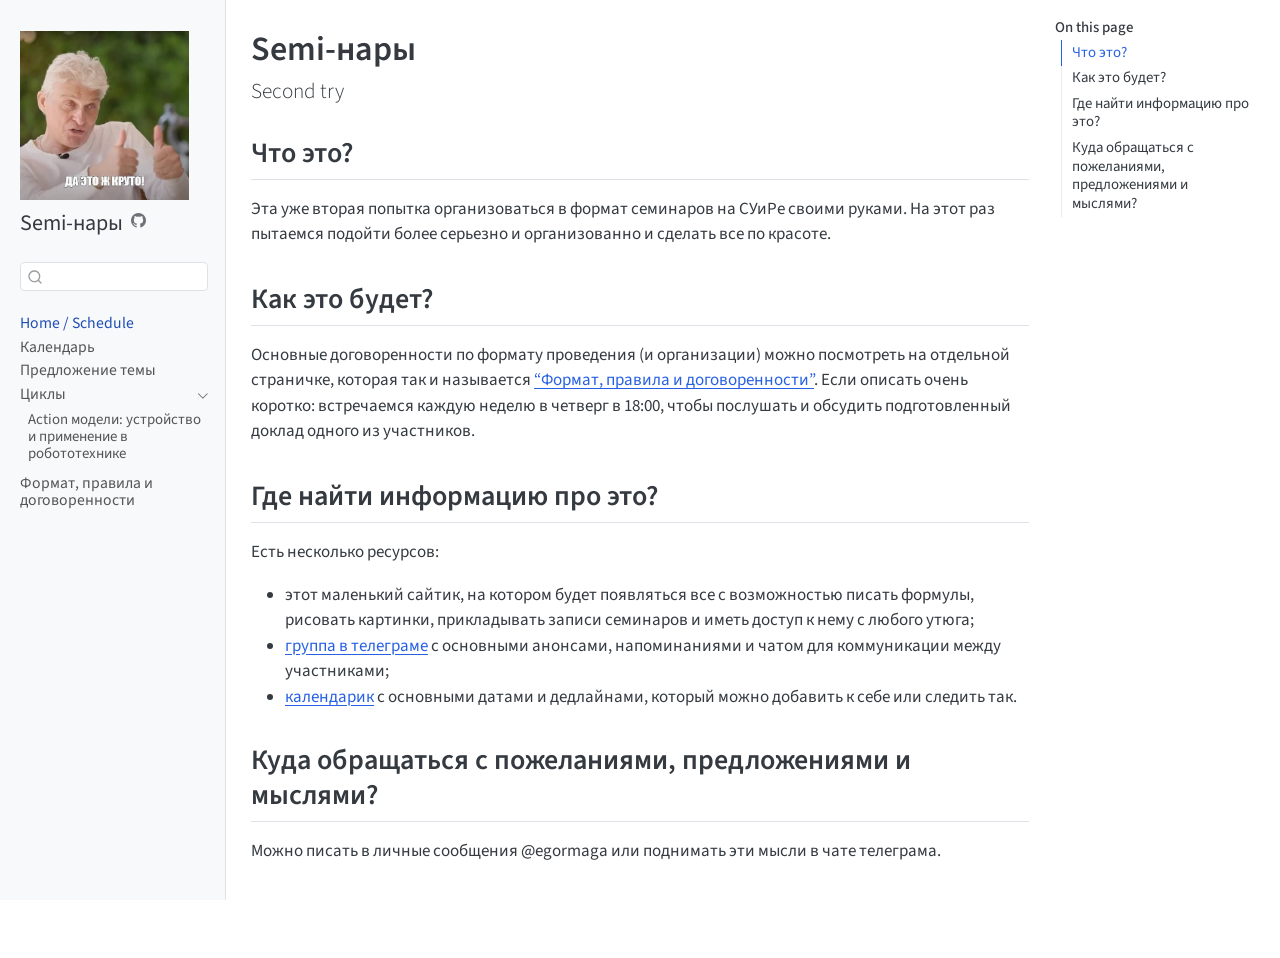
<file: index.html>
<!DOCTYPE html>
<html xmlns="http://www.w3.org/1999/xhtml" lang="en" xml:lang="en"><head>

<meta charset="utf-8">
<meta name="generator" content="quarto-1.9.37">

<meta name="viewport" content="width=device-width, initial-scale=1.0, user-scalable=yes">


<title>Semi-нары</title>
<style>
/* Default styles provided by pandoc.
** See https://pandoc.org/MANUAL.html#variables-for-html for config info.
*/
code{white-space: pre-wrap;}
span.smallcaps{font-variant: small-caps;}
div.columns{display: flex; gap: min(4vw, 1.5em);}
div.column{flex: auto; overflow-x: auto;}
div.hanging-indent{margin-left: 1.5em; text-indent: -1.5em;}
ul.task-list{list-style: none;}
ul.task-list li input[type="checkbox"] {
  width: 0.8em;
  margin: 0 0.8em 0.2em -1em; /* quarto-specific, see https://github.com/quarto-dev/quarto-cli/issues/4556 */ 
  vertical-align: middle;
}
</style>


<script src="site_libs/quarto-nav/quarto-nav.js"></script>
<script src="site_libs/quarto-nav/headroom.min.js"></script>
<script src="site_libs/clipboard/clipboard.min.js"></script>
<script src="site_libs/quarto-search/autocomplete.umd.js"></script>
<script src="site_libs/quarto-search/fuse.min.js"></script>
<script src="site_libs/quarto-search/quarto-search.js"></script>
<meta name="quarto:offset" content="./">
<script src="site_libs/quarto-html/quarto.js" type="module"></script>
<script src="site_libs/quarto-html/tabsets/tabsets.js" type="module"></script>
<script src="site_libs/quarto-html/popper.min.js"></script>
<script src="site_libs/quarto-html/tippy.umd.min.js"></script>
<script src="site_libs/quarto-html/anchor.min.js"></script>
<link href="site_libs/quarto-html/tippy.css" rel="stylesheet">
<link href="site_libs/quarto-html/quarto-syntax-highlighting-7f8f88aac4f3542376d5c11b86a4c14d.css" rel="stylesheet" id="quarto-text-highlighting-styles">
<script src="site_libs/bootstrap/bootstrap.min.js"></script>
<link href="site_libs/bootstrap/bootstrap-icons.css" rel="stylesheet">
<link href="site_libs/bootstrap/bootstrap-3cdf9a65b70fe583e843ddf8773af012.min.css" rel="stylesheet" append-hash="true" id="quarto-bootstrap" data-mode="light">
<script id="quarto-search-options" type="application/json">{
  "location": "sidebar",
  "copy-button": false,
  "collapse-after": 3,
  "panel-placement": "start",
  "type": "textbox",
  "limit": 50,
  "keyboard-shortcut": [
    "f",
    "/",
    "s"
  ],
  "show-item-context": false,
  "language": {
    "search-no-results-text": "No results",
    "search-matching-documents-text": "matching documents",
    "search-copy-link-title": "Copy link to search",
    "search-hide-matches-text": "Hide additional matches",
    "search-more-match-text": "more match in this document",
    "search-more-matches-text": "more matches in this document",
    "search-clear-button-title": "Clear",
    "search-text-placeholder": "",
    "search-detached-cancel-button-title": "Cancel",
    "search-submit-button-title": "Submit",
    "search-label": "Search"
  }
}</script>


<link rel="stylesheet" href="assets/styles.css">
</head>

<body class="nav-sidebar docked quarto-light">

<div id="quarto-search-results"></div>
  <header id="quarto-header" class="headroom fixed-top">
  <nav class="quarto-secondary-nav">
    <div class="container-fluid d-flex">
      <button type="button" class="quarto-btn-toggle btn" data-bs-toggle="collapse" role="button" data-bs-target=".quarto-sidebar-collapse-item" aria-controls="quarto-sidebar" aria-expanded="false" aria-label="Toggle sidebar navigation" onclick="if (window.quartoToggleHeadroom) { window.quartoToggleHeadroom(); }">
        <i class="bi bi-layout-text-sidebar-reverse"></i>
      </button>
        <nav class="quarto-page-breadcrumbs" aria-label="breadcrumb"><ol class="breadcrumb"><li class="breadcrumb-item"><a href="./index.html">Home / Schedule</a></li></ol></nav>
        <a class="flex-grow-1" role="navigation" data-bs-toggle="collapse" data-bs-target=".quarto-sidebar-collapse-item" aria-controls="quarto-sidebar" aria-expanded="false" aria-label="Toggle sidebar navigation" onclick="if (window.quartoToggleHeadroom) { window.quartoToggleHeadroom(); }">      
        </a>
      <button type="button" class="btn quarto-search-button" aria-label="Search" onclick="window.quartoOpenSearch();">
        <i class="bi bi-search"></i>
      </button>
    </div>
  </nav>
</header>
<!-- content -->
<div id="quarto-content" class="quarto-container page-columns page-rows-contents page-layout-article">
<!-- sidebar -->
  <nav id="quarto-sidebar" class="sidebar collapse collapse-horizontal quarto-sidebar-collapse-item sidebar-navigation docked overflow-auto">
    <div class="pt-lg-2 mt-2 text-left sidebar-header sidebar-header-stacked">
      <a href="./index.html" class="sidebar-logo-link">
      <img src="./assets/logo.jpeg" alt="Super logo" class="sidebar-logo light-content py-0 d-lg-inline d-none">
      <img src="./assets/logo.jpeg" alt="Super logo" class="sidebar-logo dark-content py-0 d-lg-inline d-none">
      </a>
    <div class="sidebar-title mb-0 py-0">
      <a href="./">Semi-нары</a> 
        <div class="sidebar-tools-main">
    <a href="https://github.com/berkeley-cdss/course-site-quarto" title="" class="quarto-navigation-tool px-1" aria-label="GitHub"><i class="bi bi-github"></i></a>
</div>
    </div>
      </div>
        <div class="mt-2 flex-shrink-0 align-items-center">
        <div class="sidebar-search">
        <div id="quarto-search" class="" title="Search"></div>
        </div>
        </div>
    <div class="sidebar-menu-container"> 
    <ul class="list-unstyled mt-1">
        <li class="sidebar-item">
  <div class="sidebar-item-container"> 
  <a href="./index.html" class="sidebar-item-text sidebar-link active">
 <span class="menu-text">Home / Schedule</span></a>
  </div>
</li>
        <li class="sidebar-item">
  <div class="sidebar-item-container"> 
  <a href="./calendar.html" class="sidebar-item-text sidebar-link">
 <span class="menu-text">Календарь</span></a>
  </div>
</li>
        <li class="sidebar-item">
  <div class="sidebar-item-container"> 
  <a href="./data.html" class="sidebar-item-text sidebar-link">
 <span class="menu-text">Предложение темы</span></a>
  </div>
</li>
        <li class="sidebar-item sidebar-item-section">
      <div class="sidebar-item-container"> 
            <a class="sidebar-item-text sidebar-link text-start" data-bs-toggle="collapse" data-bs-target="#quarto-sidebar-section-1" role="navigation" aria-expanded="true">
 <span class="menu-text">Циклы</span></a>
          <a class="sidebar-item-toggle text-start" data-bs-toggle="collapse" data-bs-target="#quarto-sidebar-section-1" role="navigation" aria-expanded="true" aria-label="Toggle section">
            <i class="bi bi-chevron-right ms-2"></i>
          </a> 
      </div>
      <ul id="quarto-sidebar-section-1" class="collapse list-unstyled sidebar-section depth1 show">  
          <li class="sidebar-item">
  <div class="sidebar-item-container"> 
  <a href="./units/unit1.html" class="sidebar-item-text sidebar-link">
 <span class="menu-text">Action модели: устройство и применение в робототехнике</span></a>
  </div>
</li>
      </ul>
  </li>
        <li class="sidebar-item">
  <div class="sidebar-item-container"> 
  <a href="./about.html" class="sidebar-item-text sidebar-link">
 <span class="menu-text">Формат, правила и договоренности</span></a>
  </div>
</li>
    </ul>
    </div>
</nav>
<div id="quarto-sidebar-glass" class="quarto-sidebar-collapse-item" data-bs-toggle="collapse" data-bs-target=".quarto-sidebar-collapse-item"></div>
<!-- margin-sidebar -->
    <div id="quarto-margin-sidebar" class="sidebar margin-sidebar">
        <nav id="TOC" role="doc-toc" class="toc-active">
    <h2 id="toc-title">On this page</h2>
   
  <ul>
  <li><a href="#что-это" id="toc-что-это" class="nav-link active" data-scroll-target="#что-это">Что это?</a></li>
  <li><a href="#как-это-будет" id="toc-как-это-будет" class="nav-link" data-scroll-target="#как-это-будет">Как это будет?</a></li>
  <li><a href="#где-найти-информацию-про-это" id="toc-где-найти-информацию-про-это" class="nav-link" data-scroll-target="#где-найти-информацию-про-это">Где найти информацию про это?</a></li>
  <li><a href="#куда-обращаться-с-пожеланиями-предложениями-и-мыслями" id="toc-куда-обращаться-с-пожеланиями-предложениями-и-мыслями" class="nav-link" data-scroll-target="#куда-обращаться-с-пожеланиями-предложениями-и-мыслями">Куда обращаться с пожеланиями, предложениями и мыслями?</a></li>
  </ul>
</nav>
    </div>
<!-- main -->
<main class="content" id="quarto-document-content">

<header id="title-block-header" class="quarto-title-block default">
<div class="quarto-title">
<h1 class="title">Semi-нары</h1>
<p class="subtitle lead">Second try</p>
</div>



<div class="quarto-title-meta">

    
  
    
  </div>
  


</header>


<section id="что-это" class="level2">
<h2 class="anchored" data-anchor-id="что-это">Что это?</h2>
<p>Эта уже вторая попытка организоваться в формат семинаров на СУиРе своими руками. На этот раз пытаемся подойти более серьезно и организованно и сделать все по красоте.</p>
</section>
<section id="как-это-будет" class="level2">
<h2 class="anchored" data-anchor-id="как-это-будет">Как это будет?</h2>
<p>Основные договоренности по формату проведения (и организации) можно посмотреть на отдельной страничке, которая так и называется <a href="./about.html">“Формат, правила и договоренности”</a>. Если описать очень коротко: встречаемся каждую неделю в четверг в 18:00, чтобы послушать и обсудить подготовленный доклад одного из участников.</p>
</section>
<section id="где-найти-информацию-про-это" class="level2">
<h2 class="anchored" data-anchor-id="где-найти-информацию-про-это">Где найти информацию про это?</h2>
<p>Есть несколько ресурсов:</p>
<ul>
<li>этот маленький сайтик, на котором будет появляться все с возможностью писать формулы, рисовать картинки, прикладывать записи семинаров и иметь доступ к нему с любого утюга;</li>
<li><a href="https://t.me/robotics_seminars">группа в телеграме</a> с основными анонсами, напоминаниями и чатом для коммуникации между участниками;</li>
<li><a href="./calendar.html">календарик</a> с основными датами и дедлайнами, который можно добавить к себе или следить так.</li>
</ul>
</section>
<section id="куда-обращаться-с-пожеланиями-предложениями-и-мыслями" class="level2">
<h2 class="anchored" data-anchor-id="куда-обращаться-с-пожеланиями-предложениями-и-мыслями">Куда обращаться с пожеланиями, предложениями и мыслями?</h2>
<p>Можно писать в личные сообщения <span class="citation" data-cites="egormaga">@egormaga</span> или поднимать эти мысли в чате телеграма.</p>


</section>

</main> <!-- /main -->
<script id="quarto-html-after-body" type="application/javascript">
  window.document.addEventListener("DOMContentLoaded", function (event) {
    const icon = "";
    const anchorJS = new window.AnchorJS();
    anchorJS.options = {
      placement: 'right',
      icon: icon
    };
    anchorJS.add('.anchored');
    const isCodeAnnotation = (el) => {
      for (const clz of el.classList) {
        if (clz.startsWith('code-annotation-')) {                     
          return true;
        }
      }
      return false;
    }
    const onCopySuccess = function(e) {
      // button target
      const button = e.trigger;
      // don't keep focus
      button.blur();
      // flash "checked"
      button.classList.add('code-copy-button-checked');
      var currentTitle = button.getAttribute("title");
      button.setAttribute("title", "Copied!");
      let tooltip;
      if (window.bootstrap) {
        button.setAttribute("data-bs-toggle", "tooltip");
        button.setAttribute("data-bs-placement", "left");
        button.setAttribute("data-bs-title", "Copied!");
        tooltip = new bootstrap.Tooltip(button, 
          { trigger: "manual", 
            customClass: "code-copy-button-tooltip",
            offset: [0, -8]});
        tooltip.show();    
      }
      setTimeout(function() {
        if (tooltip) {
          tooltip.hide();
          button.removeAttribute("data-bs-title");
          button.removeAttribute("data-bs-toggle");
          button.removeAttribute("data-bs-placement");
        }
        button.setAttribute("title", currentTitle);
        button.classList.remove('code-copy-button-checked');
      }, 1000);
      // clear code selection
      e.clearSelection();
    }
    const getTextToCopy = function(trigger) {
      const outerScaffold = trigger.parentElement.cloneNode(true);
      const codeEl = outerScaffold.querySelector('code');
      for (const childEl of codeEl.children) {
        if (isCodeAnnotation(childEl)) {
          childEl.remove();
        }
      }
      return codeEl.innerText;
    }
    const clipboard = new window.ClipboardJS('.code-copy-button:not([data-in-quarto-modal])', {
      text: getTextToCopy
    });
    clipboard.on('success', onCopySuccess);
    if (window.document.getElementById('quarto-embedded-source-code-modal')) {
      const clipboardModal = new window.ClipboardJS('.code-copy-button[data-in-quarto-modal]', {
        text: getTextToCopy,
        container: window.document.getElementById('quarto-embedded-source-code-modal')
      });
      clipboardModal.on('success', onCopySuccess);
    }
      var localhostRegex = new RegExp(/^(?:http|https):\/\/localhost\:?[0-9]*\//);
      var mailtoRegex = new RegExp(/^mailto:/);
        var filterRegex = new RegExp("https:\/\/Egor-Magazenkov\.github\.io\/seminars\/");
      var isInternal = (href) => {
          return filterRegex.test(href) || localhostRegex.test(href) || mailtoRegex.test(href);
      }
      // Inspect non-navigation links and adorn them if external
     var links = window.document.querySelectorAll('a[href]:not(.nav-link):not(.navbar-brand):not(.toc-action):not(.sidebar-link):not(.sidebar-item-toggle):not(.pagination-link):not(.no-external):not([aria-hidden]):not(.dropdown-item):not(.quarto-navigation-tool):not(.about-link)');
      for (var i=0; i<links.length; i++) {
        const link = links[i];
        if (!isInternal(link.href)) {
          // undo the damage that might have been done by quarto-nav.js in the case of
          // links that we want to consider external
          if (link.dataset.originalHref !== undefined) {
            link.href = link.dataset.originalHref;
          }
        }
      }
    function tippyHover(el, contentFn, onTriggerFn, onUntriggerFn) {
      const config = {
        allowHTML: true,
        maxWidth: 500,
        delay: 100,
        arrow: false,
        appendTo: function(el) {
            return el.parentElement;
        },
        interactive: true,
        interactiveBorder: 10,
        theme: 'quarto',
        placement: 'bottom-start',
      };
      if (contentFn) {
        config.content = contentFn;
      }
      if (onTriggerFn) {
        config.onTrigger = onTriggerFn;
      }
      if (onUntriggerFn) {
        config.onUntrigger = onUntriggerFn;
      }
      window.tippy(el, config); 
    }
    const noterefs = window.document.querySelectorAll('a[role="doc-noteref"]');
    for (var i=0; i<noterefs.length; i++) {
      const ref = noterefs[i];
      tippyHover(ref, function() {
        // use id or data attribute instead here
        let href = ref.getAttribute('data-footnote-href') || ref.getAttribute('href');
        try { href = new URL(href).hash; } catch {}
        const id = href.replace(/^#\/?/, "");
        const note = window.document.getElementById(id);
        if (note) {
          return note.innerHTML;
        } else {
          return "";
        }
      });
    }
    const xrefs = window.document.querySelectorAll('a.quarto-xref');
    const processXRef = (id, note) => {
      // Strip column container classes
      const stripColumnClz = (el) => {
        el.classList.remove("page-full", "page-columns");
        if (el.children) {
          for (const child of el.children) {
            stripColumnClz(child);
          }
        }
      }
      stripColumnClz(note)
      if (id === null || id.startsWith('sec-')) {
        // Special case sections, only their first couple elements
        const container = document.createElement("div");
        if (note.children && note.children.length > 2) {
          container.appendChild(note.children[0].cloneNode(true));
          for (let i = 1; i < note.children.length; i++) {
            const child = note.children[i];
            if (child.tagName === "P" && child.innerText === "") {
              continue;
            } else {
              container.appendChild(child.cloneNode(true));
              break;
            }
          }
          if (window.Quarto?.typesetMath) {
            window.Quarto.typesetMath(container);
          }
          return container.innerHTML
        } else {
          if (window.Quarto?.typesetMath) {
            window.Quarto.typesetMath(note);
          }
          return note.innerHTML;
        }
      } else {
        // Remove any anchor links if they are present
        const anchorLink = note.querySelector('a.anchorjs-link');
        if (anchorLink) {
          anchorLink.remove();
        }
        if (window.Quarto?.typesetMath) {
          window.Quarto.typesetMath(note);
        }
        if (note.classList.contains("callout")) {
          return note.outerHTML;
        } else {
          return note.innerHTML;
        }
      }
    }
    for (var i=0; i<xrefs.length; i++) {
      const xref = xrefs[i];
      tippyHover(xref, undefined, function(instance) {
        instance.disable();
        let url = xref.getAttribute('href');
        let hash = undefined; 
        if (url.startsWith('#')) {
          hash = url;
        } else {
          try { hash = new URL(url).hash; } catch {}
        }
        if (hash) {
          const id = hash.replace(/^#\/?/, "");
          const note = window.document.getElementById(id);
          if (note !== null) {
            try {
              const html = processXRef(id, note.cloneNode(true));
              instance.setContent(html);
            } finally {
              instance.enable();
              instance.show();
            }
          } else {
            // See if we can fetch this
            fetch(url.split('#')[0])
            .then(res => res.text())
            .then(html => {
              const parser = new DOMParser();
              const htmlDoc = parser.parseFromString(html, "text/html");
              const note = htmlDoc.getElementById(id);
              if (note !== null) {
                const html = processXRef(id, note);
                instance.setContent(html);
              } 
            }).finally(() => {
              instance.enable();
              instance.show();
            });
          }
        } else {
          // See if we can fetch a full url (with no hash to target)
          // This is a special case and we should probably do some content thinning / targeting
          fetch(url)
          .then(res => res.text())
          .then(html => {
            const parser = new DOMParser();
            const htmlDoc = parser.parseFromString(html, "text/html");
            const note = htmlDoc.querySelector('main.content');
            if (note !== null) {
              // This should only happen for chapter cross references
              // (since there is no id in the URL)
              // remove the first header
              if (note.children.length > 0 && note.children[0].tagName === "HEADER") {
                note.children[0].remove();
              }
              const html = processXRef(null, note);
              instance.setContent(html);
            } 
          }).finally(() => {
            instance.enable();
            instance.show();
          });
        }
      }, function(instance) {
      });
    }
        let selectedAnnoteEl;
        const selectorForAnnotation = ( cell, annotation) => {
          let cellAttr = 'data-code-cell="' + cell + '"';
          let lineAttr = 'data-code-annotation="' +  annotation + '"';
          const selector = 'span[' + cellAttr + '][' + lineAttr + ']';
          return selector;
        }
        const selectCodeLines = (annoteEl) => {
          const doc = window.document;
          const targetCell = annoteEl.getAttribute("data-target-cell");
          const targetAnnotation = annoteEl.getAttribute("data-target-annotation");
          const annoteSpan = window.document.querySelector(selectorForAnnotation(targetCell, targetAnnotation));
          const lines = annoteSpan.getAttribute("data-code-lines").split(",");
          const lineIds = lines.map((line) => {
            return targetCell + "-" + line;
          })
          let top = null;
          let height = null;
          let parent = null;
          if (lineIds.length > 0) {
              //compute the position of the single el (top and bottom and make a div)
              const el = window.document.getElementById(lineIds[0]);
              top = el.offsetTop;
              height = el.offsetHeight;
              parent = el.parentElement.parentElement;
            if (lineIds.length > 1) {
              const lastEl = window.document.getElementById(lineIds[lineIds.length - 1]);
              const bottom = lastEl.offsetTop + lastEl.offsetHeight;
              height = bottom - top;
            }
            if (top !== null && height !== null && parent !== null) {
              // cook up a div (if necessary) and position it 
              let div = window.document.getElementById("code-annotation-line-highlight");
              if (div === null) {
                div = window.document.createElement("div");
                div.setAttribute("id", "code-annotation-line-highlight");
                div.style.position = 'absolute';
                parent.appendChild(div);
              }
              div.style.top = top - 2 + "px";
              div.style.height = height + 4 + "px";
              div.style.left = 0;
              let gutterDiv = window.document.getElementById("code-annotation-line-highlight-gutter");
              if (gutterDiv === null) {
                gutterDiv = window.document.createElement("div");
                gutterDiv.setAttribute("id", "code-annotation-line-highlight-gutter");
                gutterDiv.style.position = 'absolute';
                const codeCell = window.document.getElementById(targetCell);
                const gutter = codeCell.querySelector('.code-annotation-gutter');
                gutter.appendChild(gutterDiv);
              }
              gutterDiv.style.top = top - 2 + "px";
              gutterDiv.style.height = height + 4 + "px";
            }
            selectedAnnoteEl = annoteEl;
          }
        };
        const unselectCodeLines = () => {
          const elementsIds = ["code-annotation-line-highlight", "code-annotation-line-highlight-gutter"];
          elementsIds.forEach((elId) => {
            const div = window.document.getElementById(elId);
            if (div) {
              div.remove();
            }
          });
          selectedAnnoteEl = undefined;
        };
          // Handle positioning of the toggle
      window.addEventListener(
        "resize",
        throttle(() => {
          elRect = undefined;
          if (selectedAnnoteEl) {
            selectCodeLines(selectedAnnoteEl);
          }
        }, 10)
      );
      function throttle(fn, ms) {
      let throttle = false;
      let timer;
        return (...args) => {
          if(!throttle) { // first call gets through
              fn.apply(this, args);
              throttle = true;
          } else { // all the others get throttled
              if(timer) clearTimeout(timer); // cancel #2
              timer = setTimeout(() => {
                fn.apply(this, args);
                timer = throttle = false;
              }, ms);
          }
        };
      }
        // Attach click handler to the DT
        const annoteDls = window.document.querySelectorAll('dt[data-target-cell]');
        for (const annoteDlNode of annoteDls) {
          annoteDlNode.addEventListener('click', (event) => {
            const clickedEl = event.target;
            if (clickedEl !== selectedAnnoteEl) {
              unselectCodeLines();
              const activeEl = window.document.querySelector('dt[data-target-cell].code-annotation-active');
              if (activeEl) {
                activeEl.classList.remove('code-annotation-active');
              }
              selectCodeLines(clickedEl);
              clickedEl.classList.add('code-annotation-active');
            } else {
              // Unselect the line
              unselectCodeLines();
              clickedEl.classList.remove('code-annotation-active');
            }
          });
        }
    const findCites = (el) => {
      const parentEl = el.parentElement;
      if (parentEl) {
        const cites = parentEl.dataset.cites;
        if (cites) {
          return {
            el,
            cites: cites.split(' ')
          };
        } else {
          return findCites(el.parentElement)
        }
      } else {
        return undefined;
      }
    };
    var bibliorefs = window.document.querySelectorAll('a[role="doc-biblioref"]');
    for (var i=0; i<bibliorefs.length; i++) {
      const ref = bibliorefs[i];
      const citeInfo = findCites(ref);
      if (citeInfo) {
        tippyHover(citeInfo.el, function() {
          var popup = window.document.createElement('div');
          citeInfo.cites.forEach(function(cite) {
            var citeDiv = window.document.createElement('div');
            citeDiv.classList.add('hanging-indent');
            citeDiv.classList.add('csl-entry');
            var biblioDiv = window.document.getElementById('ref-' + cite);
            if (biblioDiv) {
              citeDiv.innerHTML = biblioDiv.innerHTML;
            }
            popup.appendChild(citeDiv);
          });
          return popup.innerHTML;
        });
      }
    }
  });
  </script>
</div> <!-- /content -->




</body></html>
</file>
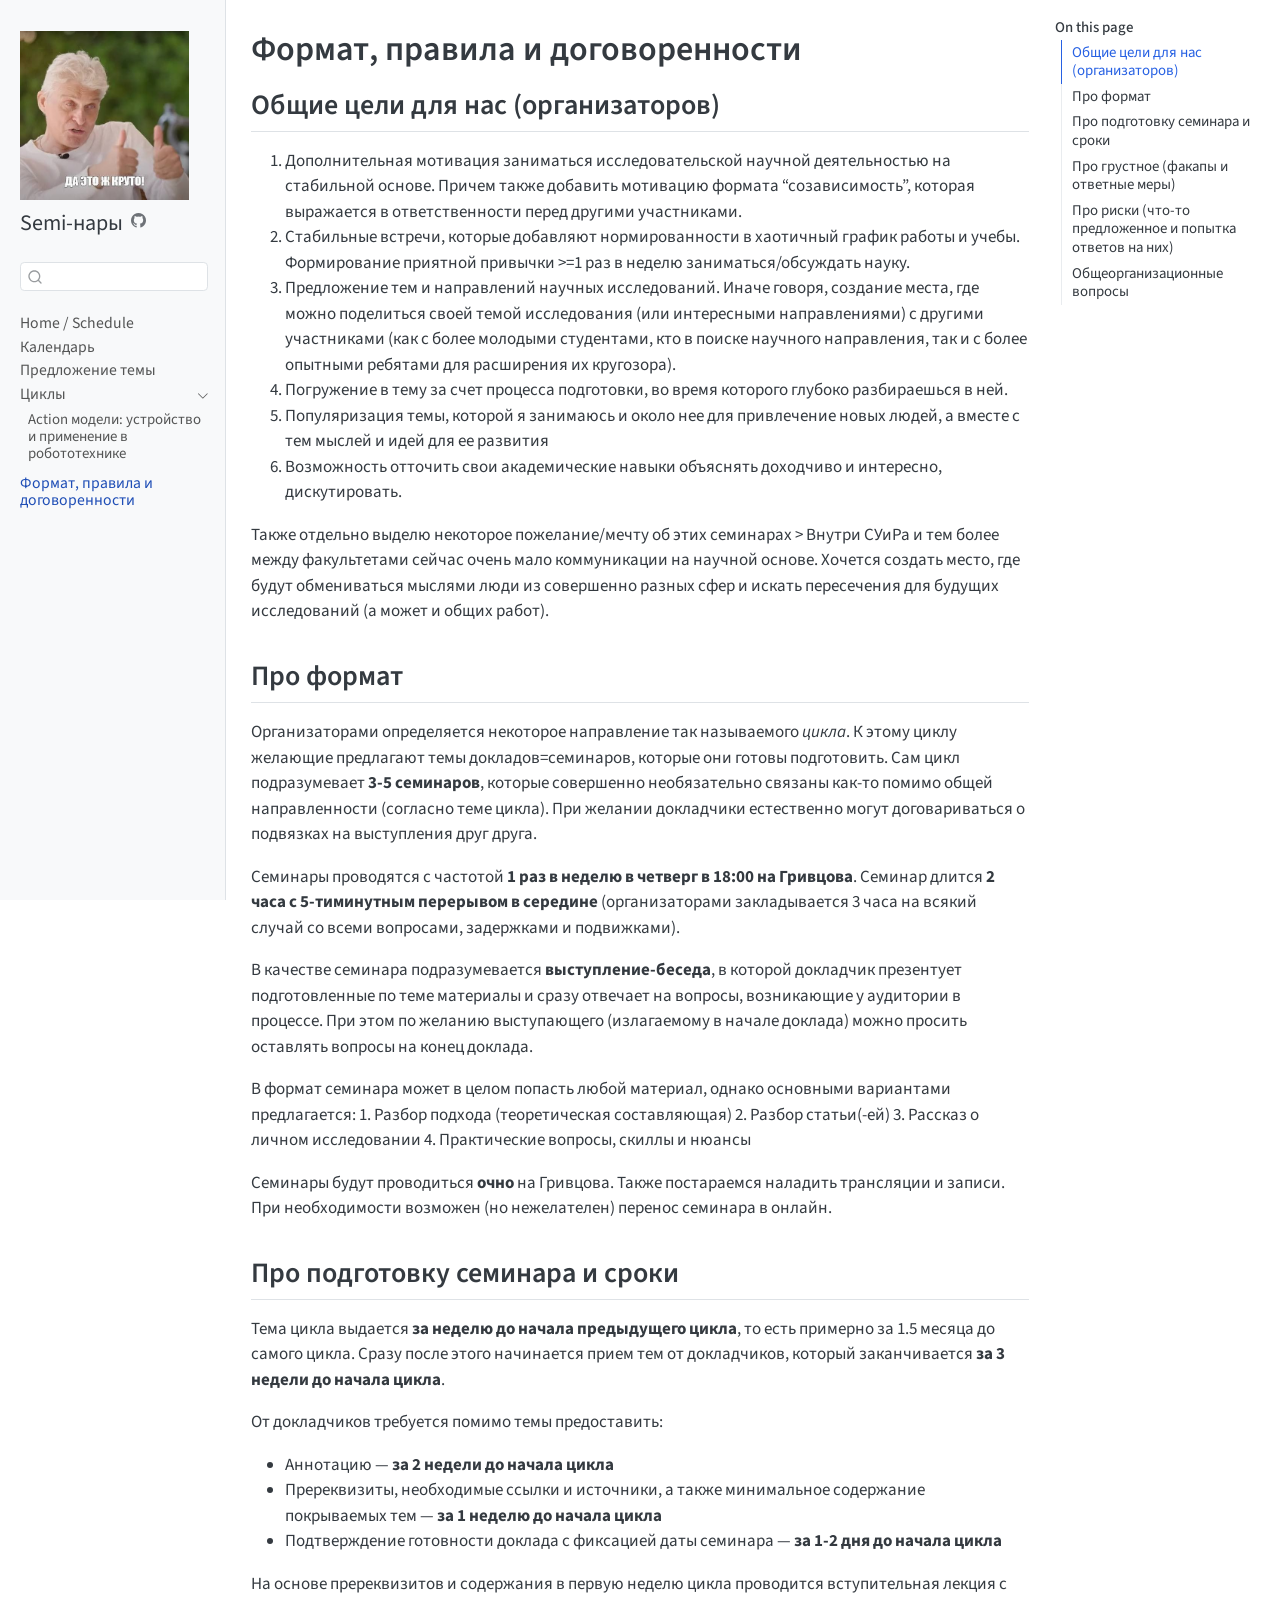
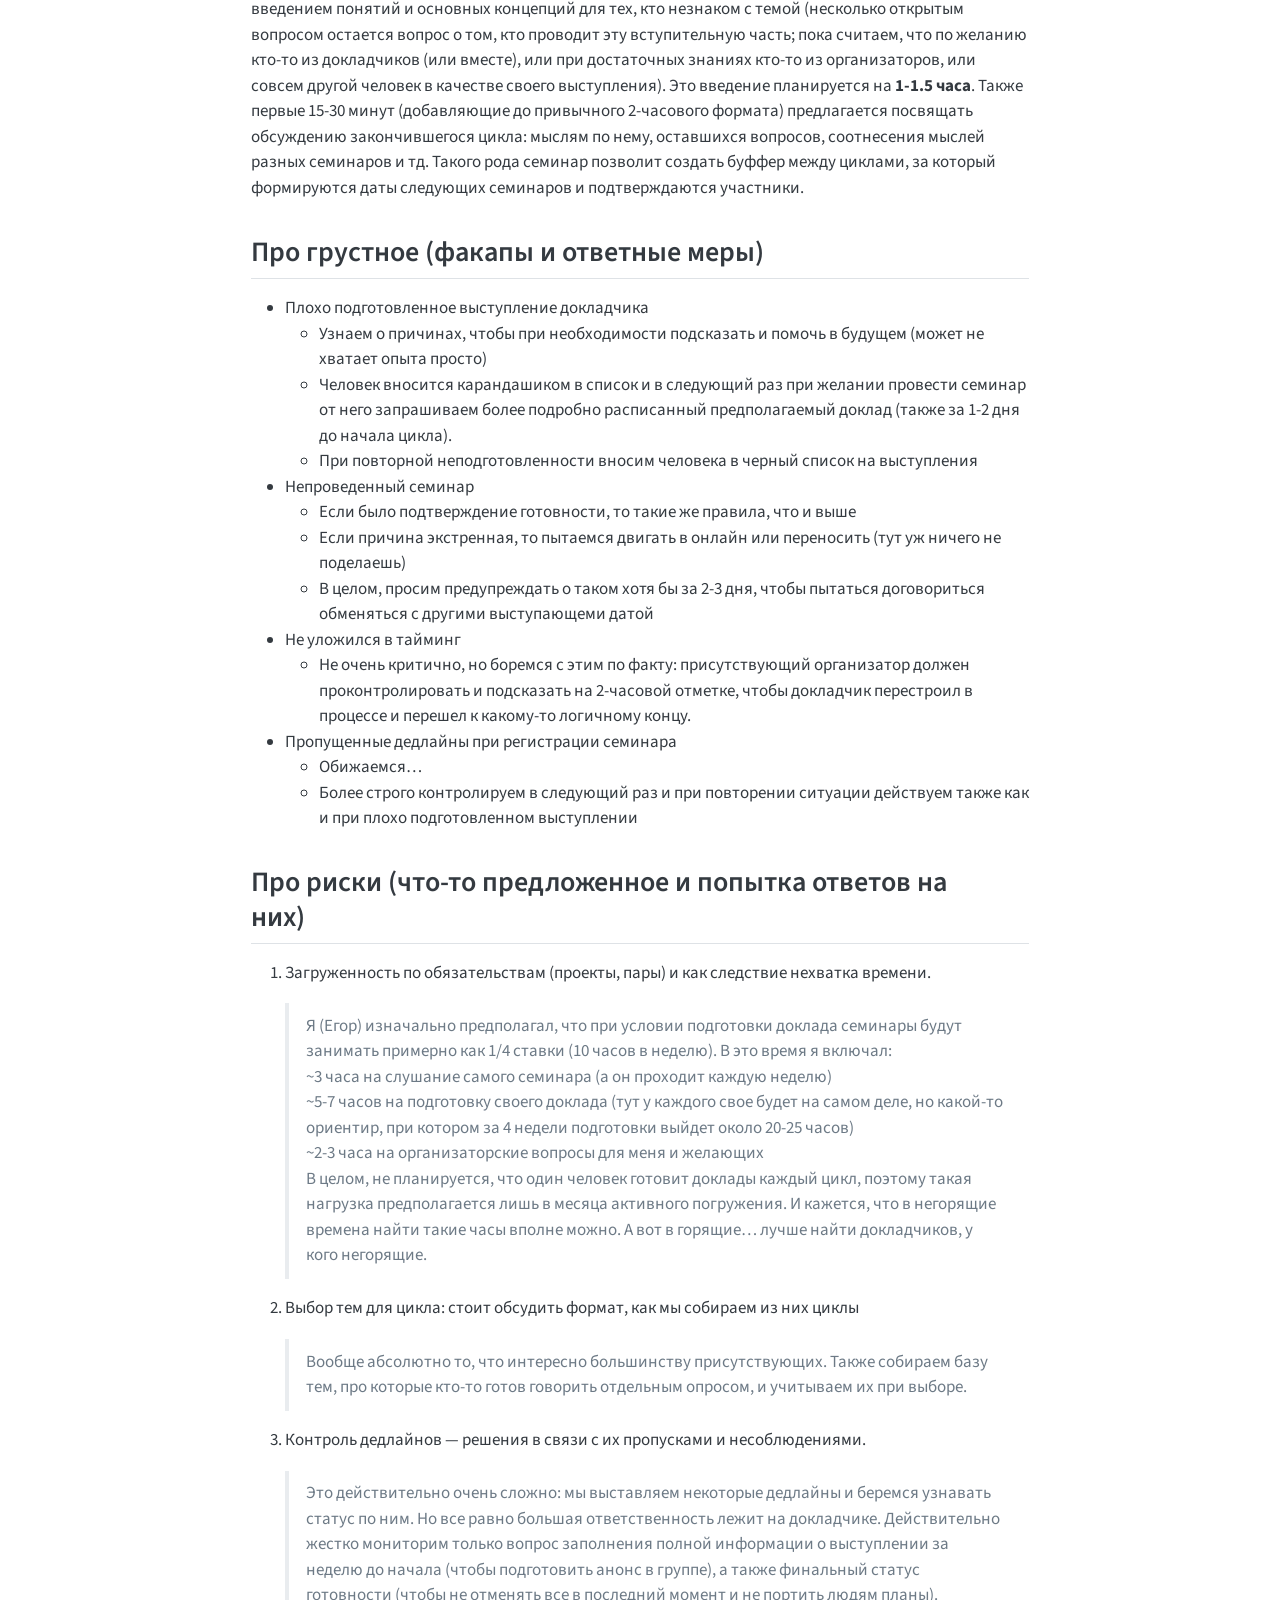
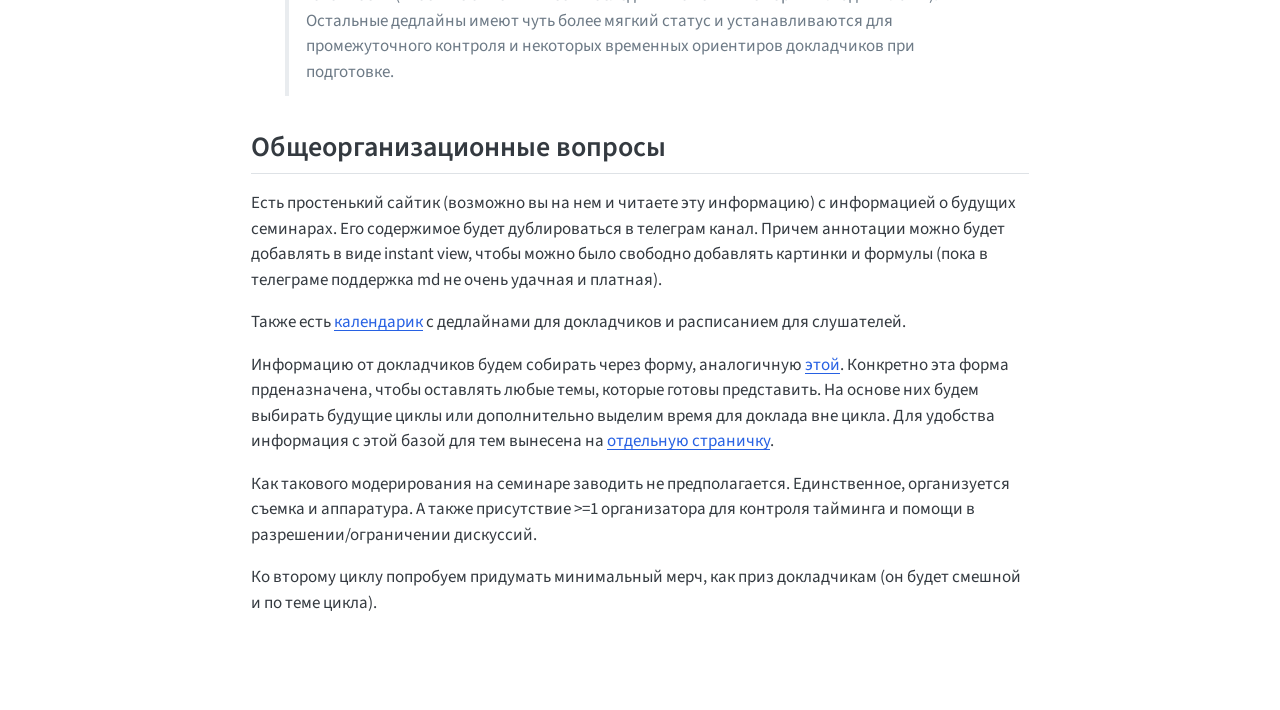
<file: about.html>
<!DOCTYPE html>
<html xmlns="http://www.w3.org/1999/xhtml" lang="en" xml:lang="en"><head>

<meta charset="utf-8">
<meta name="generator" content="quarto-1.9.37">

<meta name="viewport" content="width=device-width, initial-scale=1.0, user-scalable=yes">


<title>Формат, правила и договоренности</title>
<style>
/* Default styles provided by pandoc.
** See https://pandoc.org/MANUAL.html#variables-for-html for config info.
*/
code{white-space: pre-wrap;}
span.smallcaps{font-variant: small-caps;}
div.columns{display: flex; gap: min(4vw, 1.5em);}
div.column{flex: auto; overflow-x: auto;}
div.hanging-indent{margin-left: 1.5em; text-indent: -1.5em;}
ul.task-list{list-style: none;}
ul.task-list li input[type="checkbox"] {
  width: 0.8em;
  margin: 0 0.8em 0.2em -1em; /* quarto-specific, see https://github.com/quarto-dev/quarto-cli/issues/4556 */ 
  vertical-align: middle;
}
</style>


<script src="site_libs/quarto-nav/quarto-nav.js"></script>
<script src="site_libs/quarto-nav/headroom.min.js"></script>
<script src="site_libs/clipboard/clipboard.min.js"></script>
<script src="site_libs/quarto-search/autocomplete.umd.js"></script>
<script src="site_libs/quarto-search/fuse.min.js"></script>
<script src="site_libs/quarto-search/quarto-search.js"></script>
<meta name="quarto:offset" content="./">
<script src="site_libs/quarto-html/quarto.js" type="module"></script>
<script src="site_libs/quarto-html/tabsets/tabsets.js" type="module"></script>
<script src="site_libs/quarto-html/popper.min.js"></script>
<script src="site_libs/quarto-html/tippy.umd.min.js"></script>
<script src="site_libs/quarto-html/anchor.min.js"></script>
<link href="site_libs/quarto-html/tippy.css" rel="stylesheet">
<link href="site_libs/quarto-html/quarto-syntax-highlighting-7f8f88aac4f3542376d5c11b86a4c14d.css" rel="stylesheet" id="quarto-text-highlighting-styles">
<script src="site_libs/bootstrap/bootstrap.min.js"></script>
<link href="site_libs/bootstrap/bootstrap-icons.css" rel="stylesheet">
<link href="site_libs/bootstrap/bootstrap-3cdf9a65b70fe583e843ddf8773af012.min.css" rel="stylesheet" append-hash="true" id="quarto-bootstrap" data-mode="light">
<script id="quarto-search-options" type="application/json">{
  "location": "sidebar",
  "copy-button": false,
  "collapse-after": 3,
  "panel-placement": "start",
  "type": "textbox",
  "limit": 50,
  "keyboard-shortcut": [
    "f",
    "/",
    "s"
  ],
  "show-item-context": false,
  "language": {
    "search-no-results-text": "No results",
    "search-matching-documents-text": "matching documents",
    "search-copy-link-title": "Copy link to search",
    "search-hide-matches-text": "Hide additional matches",
    "search-more-match-text": "more match in this document",
    "search-more-matches-text": "more matches in this document",
    "search-clear-button-title": "Clear",
    "search-text-placeholder": "",
    "search-detached-cancel-button-title": "Cancel",
    "search-submit-button-title": "Submit",
    "search-label": "Search"
  }
}</script>


<link rel="stylesheet" href="assets/styles.css">
</head>

<body class="nav-sidebar docked quarto-light">

<div id="quarto-search-results"></div>
  <header id="quarto-header" class="headroom fixed-top">
  <nav class="quarto-secondary-nav">
    <div class="container-fluid d-flex">
      <button type="button" class="quarto-btn-toggle btn" data-bs-toggle="collapse" role="button" data-bs-target=".quarto-sidebar-collapse-item" aria-controls="quarto-sidebar" aria-expanded="false" aria-label="Toggle sidebar navigation" onclick="if (window.quartoToggleHeadroom) { window.quartoToggleHeadroom(); }">
        <i class="bi bi-layout-text-sidebar-reverse"></i>
      </button>
        <nav class="quarto-page-breadcrumbs" aria-label="breadcrumb"><ol class="breadcrumb"><li class="breadcrumb-item"><a href="./about.html">Формат, правила и договоренности</a></li></ol></nav>
        <a class="flex-grow-1" role="navigation" data-bs-toggle="collapse" data-bs-target=".quarto-sidebar-collapse-item" aria-controls="quarto-sidebar" aria-expanded="false" aria-label="Toggle sidebar navigation" onclick="if (window.quartoToggleHeadroom) { window.quartoToggleHeadroom(); }">      
        </a>
      <button type="button" class="btn quarto-search-button" aria-label="Search" onclick="window.quartoOpenSearch();">
        <i class="bi bi-search"></i>
      </button>
    </div>
  </nav>
</header>
<!-- content -->
<div id="quarto-content" class="quarto-container page-columns page-rows-contents page-layout-article">
<!-- sidebar -->
  <nav id="quarto-sidebar" class="sidebar collapse collapse-horizontal quarto-sidebar-collapse-item sidebar-navigation docked overflow-auto">
    <div class="pt-lg-2 mt-2 text-left sidebar-header sidebar-header-stacked">
      <a href="./index.html" class="sidebar-logo-link">
      <img src="./assets/logo.jpeg" alt="Super logo" class="sidebar-logo light-content py-0 d-lg-inline d-none">
      <img src="./assets/logo.jpeg" alt="Super logo" class="sidebar-logo dark-content py-0 d-lg-inline d-none">
      </a>
    <div class="sidebar-title mb-0 py-0">
      <a href="./">Semi-нары</a> 
        <div class="sidebar-tools-main">
    <a href="https://github.com/berkeley-cdss/course-site-quarto" title="" class="quarto-navigation-tool px-1" aria-label="GitHub"><i class="bi bi-github"></i></a>
</div>
    </div>
      </div>
        <div class="mt-2 flex-shrink-0 align-items-center">
        <div class="sidebar-search">
        <div id="quarto-search" class="" title="Search"></div>
        </div>
        </div>
    <div class="sidebar-menu-container"> 
    <ul class="list-unstyled mt-1">
        <li class="sidebar-item">
  <div class="sidebar-item-container"> 
  <a href="./index.html" class="sidebar-item-text sidebar-link">
 <span class="menu-text">Home / Schedule</span></a>
  </div>
</li>
        <li class="sidebar-item">
  <div class="sidebar-item-container"> 
  <a href="./calendar.html" class="sidebar-item-text sidebar-link">
 <span class="menu-text">Календарь</span></a>
  </div>
</li>
        <li class="sidebar-item">
  <div class="sidebar-item-container"> 
  <a href="./data.html" class="sidebar-item-text sidebar-link">
 <span class="menu-text">Предложение темы</span></a>
  </div>
</li>
        <li class="sidebar-item sidebar-item-section">
      <div class="sidebar-item-container"> 
            <a class="sidebar-item-text sidebar-link text-start" data-bs-toggle="collapse" data-bs-target="#quarto-sidebar-section-1" role="navigation" aria-expanded="true">
 <span class="menu-text">Циклы</span></a>
          <a class="sidebar-item-toggle text-start" data-bs-toggle="collapse" data-bs-target="#quarto-sidebar-section-1" role="navigation" aria-expanded="true" aria-label="Toggle section">
            <i class="bi bi-chevron-right ms-2"></i>
          </a> 
      </div>
      <ul id="quarto-sidebar-section-1" class="collapse list-unstyled sidebar-section depth1 show">  
          <li class="sidebar-item">
  <div class="sidebar-item-container"> 
  <a href="./units/unit1.html" class="sidebar-item-text sidebar-link">
 <span class="menu-text">Action модели: устройство и применение в робототехнике</span></a>
  </div>
</li>
      </ul>
  </li>
        <li class="sidebar-item">
  <div class="sidebar-item-container"> 
  <a href="./about.html" class="sidebar-item-text sidebar-link active">
 <span class="menu-text">Формат, правила и договоренности</span></a>
  </div>
</li>
    </ul>
    </div>
</nav>
<div id="quarto-sidebar-glass" class="quarto-sidebar-collapse-item" data-bs-toggle="collapse" data-bs-target=".quarto-sidebar-collapse-item"></div>
<!-- margin-sidebar -->
    <div id="quarto-margin-sidebar" class="sidebar margin-sidebar">
        <nav id="TOC" role="doc-toc" class="toc-active">
    <h2 id="toc-title">On this page</h2>
   
  <ul>
  <li><a href="#общие-цели-для-нас-организаторов" id="toc-общие-цели-для-нас-организаторов" class="nav-link active" data-scroll-target="#общие-цели-для-нас-организаторов">Общие цели для нас (организаторов)</a></li>
  <li><a href="#про-формат" id="toc-про-формат" class="nav-link" data-scroll-target="#про-формат">Про формат</a></li>
  <li><a href="#про-подготовку-семинара-и-сроки" id="toc-про-подготовку-семинара-и-сроки" class="nav-link" data-scroll-target="#про-подготовку-семинара-и-сроки">Про подготовку семинара и сроки</a></li>
  <li><a href="#про-грустное-факапы-и-ответные-меры" id="toc-про-грустное-факапы-и-ответные-меры" class="nav-link" data-scroll-target="#про-грустное-факапы-и-ответные-меры">Про грустное (факапы и ответные меры)</a></li>
  <li><a href="#про-риски-что-то-предложенное-и-попытка-ответов-на-них" id="toc-про-риски-что-то-предложенное-и-попытка-ответов-на-них" class="nav-link" data-scroll-target="#про-риски-что-то-предложенное-и-попытка-ответов-на-них">Про риски (что-то предложенное и попытка ответов на них)</a></li>
  <li><a href="#общеорганизационные-вопросы" id="toc-общеорганизационные-вопросы" class="nav-link" data-scroll-target="#общеорганизационные-вопросы">Общеорганизационные вопросы</a></li>
  </ul>
</nav>
    </div>
<!-- main -->
<main class="content" id="quarto-document-content">

<header id="title-block-header" class="quarto-title-block default">
<div class="quarto-title">
<h1 class="title">Формат, правила и договоренности</h1>
</div>



<div class="quarto-title-meta">

    
  
    
  </div>
  


</header>


<section id="общие-цели-для-нас-организаторов" class="level2">
<h2 class="anchored" data-anchor-id="общие-цели-для-нас-организаторов">Общие цели для нас (организаторов)</h2>
<ol type="1">
<li>Дополнительная мотивация заниматься исследовательской научной деятельностью на стабильной основе. Причем также добавить мотивацию формата “созависимость”, которая выражается в ответственности перед другими участниками.</li>
<li>Стабильные встречи, которые добавляют нормированности в хаотичный график работы и учебы. Формирование приятной привычки &gt;=1 раз в неделю заниматься/обсуждать науку.</li>
<li>Предложение тем и направлений научных исследований. Иначе говоря, создание места, где можно поделиться своей темой исследования (или интересными направлениями) с другими участниками (как с более молодыми студентами, кто в поиске научного направления, так и с более опытными ребятами для расширения их кругозора).</li>
<li>Погружение в тему за счет процесса подготовки, во время которого глубоко разбираешься в ней.</li>
<li>Популяризация темы, которой я занимаюсь и около нее для привлечение новых людей, а вместе с тем мыслей и идей для ее развития</li>
<li>Возможность отточить свои академические навыки объяснять доходчиво и интересно, дискутировать.</li>
</ol>
<p>Также отдельно выделю некоторое пожелание/мечту об этих семинарах &gt; Внутри СУиРа и тем более между факультетами сейчас очень мало коммуникации на научной основе. Хочется создать место, где будут обмениваться мыслями люди из совершенно разных сфер и искать пересечения для будущих исследований (а может и общих работ).</p>
</section>
<section id="про-формат" class="level2">
<h2 class="anchored" data-anchor-id="про-формат">Про формат</h2>
<p>Организаторами определяется некоторое направление так называемого <em>цикла</em>. К этому циклу желающие предлагают темы докладов=семинаров, которые они готовы подготовить. Сам цикл подразумевает <strong>3-5 семинаров</strong>, которые совершенно необязательно связаны как-то помимо общей направленности (согласно теме цикла). При желании докладчики естественно могут договариваться о подвязках на выступления друг друга.</p>
<p>Семинары проводятся с частотой <strong>1 раз в неделю в четверг в 18:00 на Гривцова</strong>. Семинар длится <strong>2 часа с 5-тиминутным перерывом в середине</strong> (организаторами закладывается 3 часа на всякий случай со всеми вопросами, задержками и подвижками).</p>
<p>В качестве семинара подразумевается <strong>выступление-беседа</strong>, в которой докладчик презентует подготовленные по теме материалы и сразу отвечает на вопросы, возникающие у аудитории в процессе. При этом по желанию выступающего (излагаемому в начале доклада) можно просить оставлять вопросы на конец доклада.</p>
<p>В формат семинара может в целом попасть любой материал, однако основными вариантами предлагается: 1. Разбор подхода (теоретическая составляющая) 2. Разбор статьи(-ей) 3. Рассказ о личном исследовании 4. Практические вопросы, скиллы и нюансы</p>
<p>Семинары будут проводиться <strong>очно</strong> на Гривцова. Также постараемся наладить трансляции и записи. При необходимости возможен (но нежелателен) перенос семинара в онлайн.</p>
</section>
<section id="про-подготовку-семинара-и-сроки" class="level2">
<h2 class="anchored" data-anchor-id="про-подготовку-семинара-и-сроки">Про подготовку семинара и сроки</h2>
<p>Тема цикла выдается <strong>за неделю до начала предыдущего цикла</strong>, то есть примерно за 1.5 месяца до самого цикла. Сразу после этого начинается прием тем от докладчиков, который заканчивается <strong>за 3 недели до начала цикла</strong>.</p>
<p>От докладчиков требуется помимо темы предоставить:</p>
<ul>
<li>Аннотацию — <strong>за 2 недели до начала цикла</strong></li>
<li>Пререквизиты, необходимые ссылки и источники, а также минимальное содержание покрываемых тем — <strong>за 1 неделю до начала цикла</strong></li>
<li>Подтверждение готовности доклада с фиксацией даты семинара — <strong>за 1-2 дня до начала цикла</strong></li>
</ul>
<p>На основе пререквизитов и содержания в первую неделю цикла проводится вступительная лекция с введением понятий и основных концепций для тех, кто незнаком с темой (несколько открытым вопросом остается вопрос о том, кто проводит эту вступительную часть; пока считаем, что по желанию кто-то из докладчиков (или вместе), или при достаточных знаниях кто-то из организаторов, или совсем другой человек в качестве своего выступления). Это введение планируется на <strong>1-1.5 часа</strong>. Также первые 15-30 минут (добавляющие до привычного 2-часового формата) предлагается посвящать обсуждению закончившегося цикла: мыслям по нему, оставшихся вопросов, соотнесения мыслей разных семинаров и тд. Такого рода семинар позволит создать буффер между циклами, за который формируются даты следующих семинаров и подтверждаются участники.</p>
</section>
<section id="про-грустное-факапы-и-ответные-меры" class="level2">
<h2 class="anchored" data-anchor-id="про-грустное-факапы-и-ответные-меры">Про грустное (факапы и ответные меры)</h2>
<ul>
<li>Плохо подготовленное выступление докладчика
<ul>
<li>Узнаем о причинах, чтобы при необходимости подсказать и помочь в будущем (может не хватает опыта просто)</li>
<li>Человек вносится карандашиком в список и в следующий раз при желании провести семинар от него запрашиваем более подробно расписанный предполагаемый доклад (также за 1-2 дня до начала цикла).</li>
<li>При повторной неподготовленности вносим человека в черный список на выступления</li>
</ul></li>
<li>Непроведенный семинар
<ul>
<li>Если было подтверждение готовности, то такие же правила, что и выше</li>
<li>Если причина экстренная, то пытаемся двигать в онлайн или переносить (тут уж ничего не поделаешь)</li>
<li>В целом, просим предупреждать о таком хотя бы за 2-3 дня, чтобы пытаться договориться обменяться с другими выступающеми датой</li>
</ul></li>
<li>Не уложился в тайминг
<ul>
<li>Не очень критично, но боремся с этим по факту: присутствующий организатор должен проконтролировать и подсказать на 2-часовой отметке, чтобы докладчик перестроил в процессе и перешел к какому-то логичному концу.</li>
</ul></li>
<li>Пропущенные дедлайны при регистрации семинара
<ul>
<li>Обижаемся…</li>
<li>Более строго контролируем в следующий раз и при повторении ситуации действуем также как и при плохо подготовленном выступлении</li>
</ul></li>
</ul>
</section>
<section id="про-риски-что-то-предложенное-и-попытка-ответов-на-них" class="level2">
<h2 class="anchored" data-anchor-id="про-риски-что-то-предложенное-и-попытка-ответов-на-них">Про риски (что-то предложенное и попытка ответов на них)</h2>
<ol type="1">
<li><p>Загруженность по обязательствам (проекты, пары) и как следствие нехватка времени.</p>
<blockquote class="blockquote">
<p>Я (Егор) изначально предполагал, что при условии подготовки доклада семинары будут занимать примерно как 1/4 ставки (10 часов в неделю). В это время я включал:<br>
~3 часа на слушание самого семинара (а он проходит каждую неделю)<br>
~5-7 часов на подготовку своего доклада (тут у каждого свое будет на самом деле, но какой-то ориентир, при котором за 4 недели подготовки выйдет около 20-25 часов)<br>
~2-3 часа на организаторские вопросы для меня и желающих<br>
В целом, не планируется, что один человек готовит доклады каждый цикл, поэтому такая нагрузка предполагается лишь в месяца активного погружения. И кажется, что в негорящие времена найти такие часы вполне можно. А вот в горящие… лучше найти докладчиков, у кого негорящие.</p>
</blockquote></li>
<li><p>Выбор тем для цикла: стоит обсудить формат, как мы собираем из них циклы</p>
<blockquote class="blockquote">
<p>Вообще абсолютно то, что интересно большинству присутствующих. Также собираем базу тем, про которые кто-то готов говорить отдельным опросом, и учитываем их при выборе.</p>
</blockquote></li>
<li><p>Контроль дедлайнов — решения в связи с их пропусками и несоблюдениями.</p>
<blockquote class="blockquote">
<p>Это действительно очень сложно: мы выставляем некоторые дедлайны и беремся узнавать статус по ним. Но все равно большая ответственность лежит на докладчике. Действительно жестко мониторим только вопрос заполнения полной информации о выступлении за неделю до начала (чтобы подготовить анонс в группе), а также финальный статус готовности (чтобы не отменять все в последний момент и не портить людям планы). Остальные дедлайны имеют чуть более мягкий статус и устанавливаются для промежуточного контроля и некоторых временных ориентиров докладчиков при подготовке.</p>
</blockquote></li>
</ol>
</section>
<section id="общеорганизационные-вопросы" class="level2">
<h2 class="anchored" data-anchor-id="общеорганизационные-вопросы">Общеорганизационные вопросы</h2>
<p>Есть простенький сайтик (возможно вы на нем и читаете эту информацию) с информацией о будущих семинарах. Его содержимое будет дублироваться в телеграм канал. Причем аннотации можно будет добавлять в виде instant view, чтобы можно было свободно добавлять картинки и формулы (пока в телеграме поддержка md не очень удачная и платная).</p>
<p>Также есть <a href="https://calendar.google.com/calendar/embed?src=1528e0da3cd6f586d5c3d514ed57ef32316b71e642282a76385a24b0a5c1fc28%40group.calendar.google.com&amp;ctz=Europe%2FMoscow">календарик</a> с дедлайнами для докладчиков и расписанием для слушателей.</p>
<p>Информацию от докладчиков будем собирать через форму, аналогичную <a href="./data.html">этой</a>. Конкретно эта форма прденазначена, чтобы оставлять любые темы, которые готовы представить. На основе них будем выбирать будущие циклы или дополнительно выделим время для доклада вне цикла. Для удобства информация с этой базой для тем вынесена на <a href="./data.html">отдельную страничку</a>.</p>
<p>Как такового модерирования на семинаре заводить не предполагается. Единственное, организуется съемка и аппаратура. А также присутствие &gt;=1 организатора для контроля тайминга и помощи в разрешении/ограничении дискуссий.</p>
<p>Ко второму циклу попробуем придумать минимальный мерч, как приз докладчикам (он будет смешной и по теме цикла).</p>


</section>

</main> <!-- /main -->
<script id="quarto-html-after-body" type="application/javascript">
  window.document.addEventListener("DOMContentLoaded", function (event) {
    const icon = "";
    const anchorJS = new window.AnchorJS();
    anchorJS.options = {
      placement: 'right',
      icon: icon
    };
    anchorJS.add('.anchored');
    const isCodeAnnotation = (el) => {
      for (const clz of el.classList) {
        if (clz.startsWith('code-annotation-')) {                     
          return true;
        }
      }
      return false;
    }
    const onCopySuccess = function(e) {
      // button target
      const button = e.trigger;
      // don't keep focus
      button.blur();
      // flash "checked"
      button.classList.add('code-copy-button-checked');
      var currentTitle = button.getAttribute("title");
      button.setAttribute("title", "Copied!");
      let tooltip;
      if (window.bootstrap) {
        button.setAttribute("data-bs-toggle", "tooltip");
        button.setAttribute("data-bs-placement", "left");
        button.setAttribute("data-bs-title", "Copied!");
        tooltip = new bootstrap.Tooltip(button, 
          { trigger: "manual", 
            customClass: "code-copy-button-tooltip",
            offset: [0, -8]});
        tooltip.show();    
      }
      setTimeout(function() {
        if (tooltip) {
          tooltip.hide();
          button.removeAttribute("data-bs-title");
          button.removeAttribute("data-bs-toggle");
          button.removeAttribute("data-bs-placement");
        }
        button.setAttribute("title", currentTitle);
        button.classList.remove('code-copy-button-checked');
      }, 1000);
      // clear code selection
      e.clearSelection();
    }
    const getTextToCopy = function(trigger) {
      const outerScaffold = trigger.parentElement.cloneNode(true);
      const codeEl = outerScaffold.querySelector('code');
      for (const childEl of codeEl.children) {
        if (isCodeAnnotation(childEl)) {
          childEl.remove();
        }
      }
      return codeEl.innerText;
    }
    const clipboard = new window.ClipboardJS('.code-copy-button:not([data-in-quarto-modal])', {
      text: getTextToCopy
    });
    clipboard.on('success', onCopySuccess);
    if (window.document.getElementById('quarto-embedded-source-code-modal')) {
      const clipboardModal = new window.ClipboardJS('.code-copy-button[data-in-quarto-modal]', {
        text: getTextToCopy,
        container: window.document.getElementById('quarto-embedded-source-code-modal')
      });
      clipboardModal.on('success', onCopySuccess);
    }
      var localhostRegex = new RegExp(/^(?:http|https):\/\/localhost\:?[0-9]*\//);
      var mailtoRegex = new RegExp(/^mailto:/);
        var filterRegex = new RegExp("https:\/\/Egor-Magazenkov\.github\.io\/seminars\/");
      var isInternal = (href) => {
          return filterRegex.test(href) || localhostRegex.test(href) || mailtoRegex.test(href);
      }
      // Inspect non-navigation links and adorn them if external
     var links = window.document.querySelectorAll('a[href]:not(.nav-link):not(.navbar-brand):not(.toc-action):not(.sidebar-link):not(.sidebar-item-toggle):not(.pagination-link):not(.no-external):not([aria-hidden]):not(.dropdown-item):not(.quarto-navigation-tool):not(.about-link)');
      for (var i=0; i<links.length; i++) {
        const link = links[i];
        if (!isInternal(link.href)) {
          // undo the damage that might have been done by quarto-nav.js in the case of
          // links that we want to consider external
          if (link.dataset.originalHref !== undefined) {
            link.href = link.dataset.originalHref;
          }
        }
      }
    function tippyHover(el, contentFn, onTriggerFn, onUntriggerFn) {
      const config = {
        allowHTML: true,
        maxWidth: 500,
        delay: 100,
        arrow: false,
        appendTo: function(el) {
            return el.parentElement;
        },
        interactive: true,
        interactiveBorder: 10,
        theme: 'quarto',
        placement: 'bottom-start',
      };
      if (contentFn) {
        config.content = contentFn;
      }
      if (onTriggerFn) {
        config.onTrigger = onTriggerFn;
      }
      if (onUntriggerFn) {
        config.onUntrigger = onUntriggerFn;
      }
      window.tippy(el, config); 
    }
    const noterefs = window.document.querySelectorAll('a[role="doc-noteref"]');
    for (var i=0; i<noterefs.length; i++) {
      const ref = noterefs[i];
      tippyHover(ref, function() {
        // use id or data attribute instead here
        let href = ref.getAttribute('data-footnote-href') || ref.getAttribute('href');
        try { href = new URL(href).hash; } catch {}
        const id = href.replace(/^#\/?/, "");
        const note = window.document.getElementById(id);
        if (note) {
          return note.innerHTML;
        } else {
          return "";
        }
      });
    }
    const xrefs = window.document.querySelectorAll('a.quarto-xref');
    const processXRef = (id, note) => {
      // Strip column container classes
      const stripColumnClz = (el) => {
        el.classList.remove("page-full", "page-columns");
        if (el.children) {
          for (const child of el.children) {
            stripColumnClz(child);
          }
        }
      }
      stripColumnClz(note)
      if (id === null || id.startsWith('sec-')) {
        // Special case sections, only their first couple elements
        const container = document.createElement("div");
        if (note.children && note.children.length > 2) {
          container.appendChild(note.children[0].cloneNode(true));
          for (let i = 1; i < note.children.length; i++) {
            const child = note.children[i];
            if (child.tagName === "P" && child.innerText === "") {
              continue;
            } else {
              container.appendChild(child.cloneNode(true));
              break;
            }
          }
          if (window.Quarto?.typesetMath) {
            window.Quarto.typesetMath(container);
          }
          return container.innerHTML
        } else {
          if (window.Quarto?.typesetMath) {
            window.Quarto.typesetMath(note);
          }
          return note.innerHTML;
        }
      } else {
        // Remove any anchor links if they are present
        const anchorLink = note.querySelector('a.anchorjs-link');
        if (anchorLink) {
          anchorLink.remove();
        }
        if (window.Quarto?.typesetMath) {
          window.Quarto.typesetMath(note);
        }
        if (note.classList.contains("callout")) {
          return note.outerHTML;
        } else {
          return note.innerHTML;
        }
      }
    }
    for (var i=0; i<xrefs.length; i++) {
      const xref = xrefs[i];
      tippyHover(xref, undefined, function(instance) {
        instance.disable();
        let url = xref.getAttribute('href');
        let hash = undefined; 
        if (url.startsWith('#')) {
          hash = url;
        } else {
          try { hash = new URL(url).hash; } catch {}
        }
        if (hash) {
          const id = hash.replace(/^#\/?/, "");
          const note = window.document.getElementById(id);
          if (note !== null) {
            try {
              const html = processXRef(id, note.cloneNode(true));
              instance.setContent(html);
            } finally {
              instance.enable();
              instance.show();
            }
          } else {
            // See if we can fetch this
            fetch(url.split('#')[0])
            .then(res => res.text())
            .then(html => {
              const parser = new DOMParser();
              const htmlDoc = parser.parseFromString(html, "text/html");
              const note = htmlDoc.getElementById(id);
              if (note !== null) {
                const html = processXRef(id, note);
                instance.setContent(html);
              } 
            }).finally(() => {
              instance.enable();
              instance.show();
            });
          }
        } else {
          // See if we can fetch a full url (with no hash to target)
          // This is a special case and we should probably do some content thinning / targeting
          fetch(url)
          .then(res => res.text())
          .then(html => {
            const parser = new DOMParser();
            const htmlDoc = parser.parseFromString(html, "text/html");
            const note = htmlDoc.querySelector('main.content');
            if (note !== null) {
              // This should only happen for chapter cross references
              // (since there is no id in the URL)
              // remove the first header
              if (note.children.length > 0 && note.children[0].tagName === "HEADER") {
                note.children[0].remove();
              }
              const html = processXRef(null, note);
              instance.setContent(html);
            } 
          }).finally(() => {
            instance.enable();
            instance.show();
          });
        }
      }, function(instance) {
      });
    }
        let selectedAnnoteEl;
        const selectorForAnnotation = ( cell, annotation) => {
          let cellAttr = 'data-code-cell="' + cell + '"';
          let lineAttr = 'data-code-annotation="' +  annotation + '"';
          const selector = 'span[' + cellAttr + '][' + lineAttr + ']';
          return selector;
        }
        const selectCodeLines = (annoteEl) => {
          const doc = window.document;
          const targetCell = annoteEl.getAttribute("data-target-cell");
          const targetAnnotation = annoteEl.getAttribute("data-target-annotation");
          const annoteSpan = window.document.querySelector(selectorForAnnotation(targetCell, targetAnnotation));
          const lines = annoteSpan.getAttribute("data-code-lines").split(",");
          const lineIds = lines.map((line) => {
            return targetCell + "-" + line;
          })
          let top = null;
          let height = null;
          let parent = null;
          if (lineIds.length > 0) {
              //compute the position of the single el (top and bottom and make a div)
              const el = window.document.getElementById(lineIds[0]);
              top = el.offsetTop;
              height = el.offsetHeight;
              parent = el.parentElement.parentElement;
            if (lineIds.length > 1) {
              const lastEl = window.document.getElementById(lineIds[lineIds.length - 1]);
              const bottom = lastEl.offsetTop + lastEl.offsetHeight;
              height = bottom - top;
            }
            if (top !== null && height !== null && parent !== null) {
              // cook up a div (if necessary) and position it 
              let div = window.document.getElementById("code-annotation-line-highlight");
              if (div === null) {
                div = window.document.createElement("div");
                div.setAttribute("id", "code-annotation-line-highlight");
                div.style.position = 'absolute';
                parent.appendChild(div);
              }
              div.style.top = top - 2 + "px";
              div.style.height = height + 4 + "px";
              div.style.left = 0;
              let gutterDiv = window.document.getElementById("code-annotation-line-highlight-gutter");
              if (gutterDiv === null) {
                gutterDiv = window.document.createElement("div");
                gutterDiv.setAttribute("id", "code-annotation-line-highlight-gutter");
                gutterDiv.style.position = 'absolute';
                const codeCell = window.document.getElementById(targetCell);
                const gutter = codeCell.querySelector('.code-annotation-gutter');
                gutter.appendChild(gutterDiv);
              }
              gutterDiv.style.top = top - 2 + "px";
              gutterDiv.style.height = height + 4 + "px";
            }
            selectedAnnoteEl = annoteEl;
          }
        };
        const unselectCodeLines = () => {
          const elementsIds = ["code-annotation-line-highlight", "code-annotation-line-highlight-gutter"];
          elementsIds.forEach((elId) => {
            const div = window.document.getElementById(elId);
            if (div) {
              div.remove();
            }
          });
          selectedAnnoteEl = undefined;
        };
          // Handle positioning of the toggle
      window.addEventListener(
        "resize",
        throttle(() => {
          elRect = undefined;
          if (selectedAnnoteEl) {
            selectCodeLines(selectedAnnoteEl);
          }
        }, 10)
      );
      function throttle(fn, ms) {
      let throttle = false;
      let timer;
        return (...args) => {
          if(!throttle) { // first call gets through
              fn.apply(this, args);
              throttle = true;
          } else { // all the others get throttled
              if(timer) clearTimeout(timer); // cancel #2
              timer = setTimeout(() => {
                fn.apply(this, args);
                timer = throttle = false;
              }, ms);
          }
        };
      }
        // Attach click handler to the DT
        const annoteDls = window.document.querySelectorAll('dt[data-target-cell]');
        for (const annoteDlNode of annoteDls) {
          annoteDlNode.addEventListener('click', (event) => {
            const clickedEl = event.target;
            if (clickedEl !== selectedAnnoteEl) {
              unselectCodeLines();
              const activeEl = window.document.querySelector('dt[data-target-cell].code-annotation-active');
              if (activeEl) {
                activeEl.classList.remove('code-annotation-active');
              }
              selectCodeLines(clickedEl);
              clickedEl.classList.add('code-annotation-active');
            } else {
              // Unselect the line
              unselectCodeLines();
              clickedEl.classList.remove('code-annotation-active');
            }
          });
        }
    const findCites = (el) => {
      const parentEl = el.parentElement;
      if (parentEl) {
        const cites = parentEl.dataset.cites;
        if (cites) {
          return {
            el,
            cites: cites.split(' ')
          };
        } else {
          return findCites(el.parentElement)
        }
      } else {
        return undefined;
      }
    };
    var bibliorefs = window.document.querySelectorAll('a[role="doc-biblioref"]');
    for (var i=0; i<bibliorefs.length; i++) {
      const ref = bibliorefs[i];
      const citeInfo = findCites(ref);
      if (citeInfo) {
        tippyHover(citeInfo.el, function() {
          var popup = window.document.createElement('div');
          citeInfo.cites.forEach(function(cite) {
            var citeDiv = window.document.createElement('div');
            citeDiv.classList.add('hanging-indent');
            citeDiv.classList.add('csl-entry');
            var biblioDiv = window.document.getElementById('ref-' + cite);
            if (biblioDiv) {
              citeDiv.innerHTML = biblioDiv.innerHTML;
            }
            popup.appendChild(citeDiv);
          });
          return popup.innerHTML;
        });
      }
    }
  });
  </script>
</div> <!-- /content -->




</body></html>
</file>
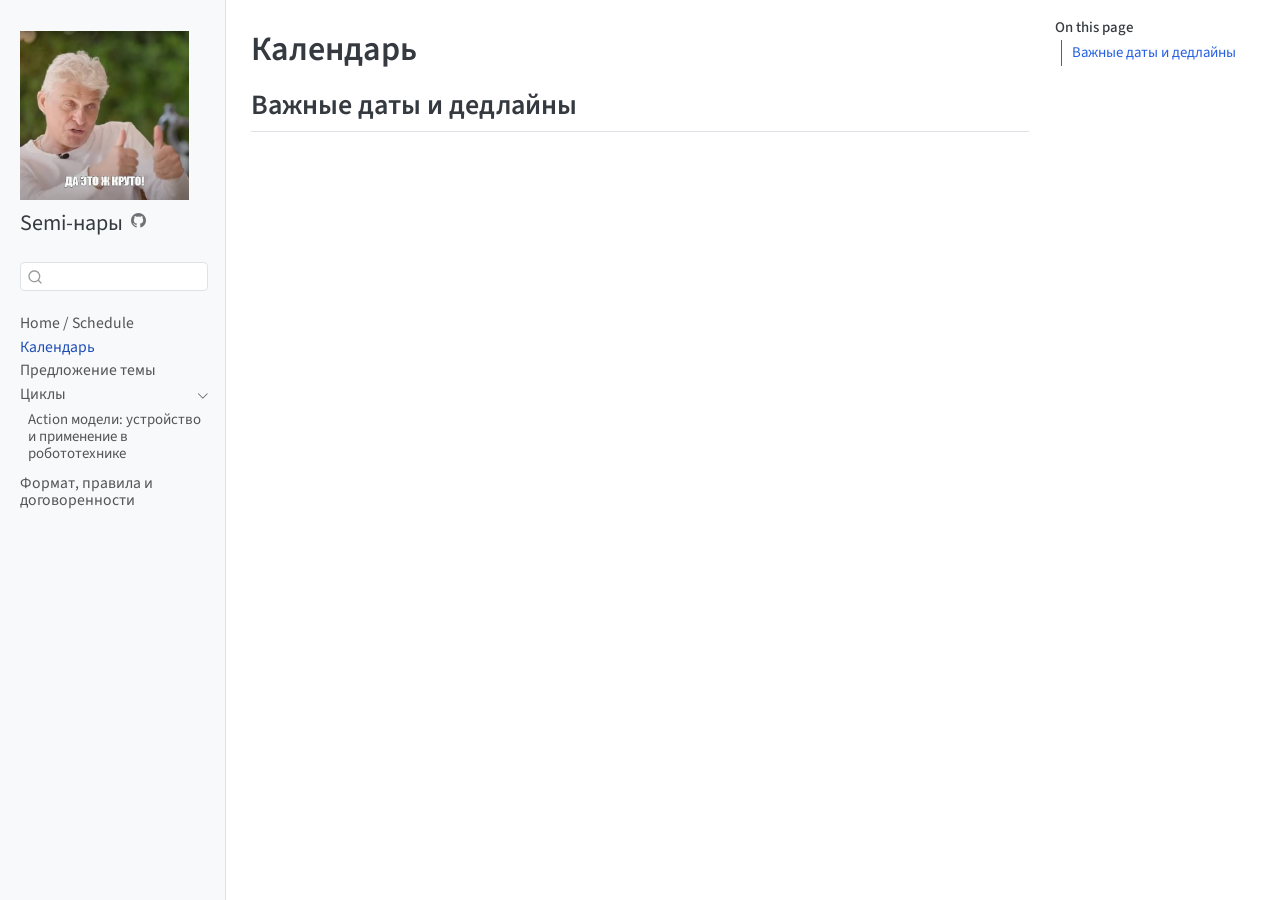
<file: calendar.html>
<!DOCTYPE html>
<html xmlns="http://www.w3.org/1999/xhtml" lang="en" xml:lang="en"><head>

<meta charset="utf-8">
<meta name="generator" content="quarto-1.9.37">

<meta name="viewport" content="width=device-width, initial-scale=1.0, user-scalable=yes">


<title>Календарь</title>
<style>
/* Default styles provided by pandoc.
** See https://pandoc.org/MANUAL.html#variables-for-html for config info.
*/
code{white-space: pre-wrap;}
span.smallcaps{font-variant: small-caps;}
div.columns{display: flex; gap: min(4vw, 1.5em);}
div.column{flex: auto; overflow-x: auto;}
div.hanging-indent{margin-left: 1.5em; text-indent: -1.5em;}
ul.task-list{list-style: none;}
ul.task-list li input[type="checkbox"] {
  width: 0.8em;
  margin: 0 0.8em 0.2em -1em; /* quarto-specific, see https://github.com/quarto-dev/quarto-cli/issues/4556 */ 
  vertical-align: middle;
}
</style>


<script src="site_libs/quarto-nav/quarto-nav.js"></script>
<script src="site_libs/quarto-nav/headroom.min.js"></script>
<script src="site_libs/clipboard/clipboard.min.js"></script>
<script src="site_libs/quarto-search/autocomplete.umd.js"></script>
<script src="site_libs/quarto-search/fuse.min.js"></script>
<script src="site_libs/quarto-search/quarto-search.js"></script>
<meta name="quarto:offset" content="./">
<script src="site_libs/quarto-html/quarto.js" type="module"></script>
<script src="site_libs/quarto-html/tabsets/tabsets.js" type="module"></script>
<script src="site_libs/quarto-html/popper.min.js"></script>
<script src="site_libs/quarto-html/tippy.umd.min.js"></script>
<script src="site_libs/quarto-html/anchor.min.js"></script>
<link href="site_libs/quarto-html/tippy.css" rel="stylesheet">
<link href="site_libs/quarto-html/quarto-syntax-highlighting-7f8f88aac4f3542376d5c11b86a4c14d.css" rel="stylesheet" id="quarto-text-highlighting-styles">
<script src="site_libs/bootstrap/bootstrap.min.js"></script>
<link href="site_libs/bootstrap/bootstrap-icons.css" rel="stylesheet">
<link href="site_libs/bootstrap/bootstrap-3cdf9a65b70fe583e843ddf8773af012.min.css" rel="stylesheet" append-hash="true" id="quarto-bootstrap" data-mode="light">
<script id="quarto-search-options" type="application/json">{
  "location": "sidebar",
  "copy-button": false,
  "collapse-after": 3,
  "panel-placement": "start",
  "type": "textbox",
  "limit": 50,
  "keyboard-shortcut": [
    "f",
    "/",
    "s"
  ],
  "show-item-context": false,
  "language": {
    "search-no-results-text": "No results",
    "search-matching-documents-text": "matching documents",
    "search-copy-link-title": "Copy link to search",
    "search-hide-matches-text": "Hide additional matches",
    "search-more-match-text": "more match in this document",
    "search-more-matches-text": "more matches in this document",
    "search-clear-button-title": "Clear",
    "search-text-placeholder": "",
    "search-detached-cancel-button-title": "Cancel",
    "search-submit-button-title": "Submit",
    "search-label": "Search"
  }
}</script>


<link rel="stylesheet" href="assets/styles.css">
</head>

<body class="nav-sidebar docked quarto-light">

<div id="quarto-search-results"></div>
  <header id="quarto-header" class="headroom fixed-top">
  <nav class="quarto-secondary-nav">
    <div class="container-fluid d-flex">
      <button type="button" class="quarto-btn-toggle btn" data-bs-toggle="collapse" role="button" data-bs-target=".quarto-sidebar-collapse-item" aria-controls="quarto-sidebar" aria-expanded="false" aria-label="Toggle sidebar navigation" onclick="if (window.quartoToggleHeadroom) { window.quartoToggleHeadroom(); }">
        <i class="bi bi-layout-text-sidebar-reverse"></i>
      </button>
        <nav class="quarto-page-breadcrumbs" aria-label="breadcrumb"><ol class="breadcrumb"><li class="breadcrumb-item"><a href="./calendar.html">Календарь</a></li></ol></nav>
        <a class="flex-grow-1" role="navigation" data-bs-toggle="collapse" data-bs-target=".quarto-sidebar-collapse-item" aria-controls="quarto-sidebar" aria-expanded="false" aria-label="Toggle sidebar navigation" onclick="if (window.quartoToggleHeadroom) { window.quartoToggleHeadroom(); }">      
        </a>
      <button type="button" class="btn quarto-search-button" aria-label="Search" onclick="window.quartoOpenSearch();">
        <i class="bi bi-search"></i>
      </button>
    </div>
  </nav>
</header>
<!-- content -->
<div id="quarto-content" class="quarto-container page-columns page-rows-contents page-layout-article">
<!-- sidebar -->
  <nav id="quarto-sidebar" class="sidebar collapse collapse-horizontal quarto-sidebar-collapse-item sidebar-navigation docked overflow-auto">
    <div class="pt-lg-2 mt-2 text-left sidebar-header sidebar-header-stacked">
      <a href="./index.html" class="sidebar-logo-link">
      <img src="./assets/logo.jpeg" alt="Super logo" class="sidebar-logo light-content py-0 d-lg-inline d-none">
      <img src="./assets/logo.jpeg" alt="Super logo" class="sidebar-logo dark-content py-0 d-lg-inline d-none">
      </a>
    <div class="sidebar-title mb-0 py-0">
      <a href="./">Semi-нары</a> 
        <div class="sidebar-tools-main">
    <a href="https://github.com/berkeley-cdss/course-site-quarto" title="" class="quarto-navigation-tool px-1" aria-label="GitHub"><i class="bi bi-github"></i></a>
</div>
    </div>
      </div>
        <div class="mt-2 flex-shrink-0 align-items-center">
        <div class="sidebar-search">
        <div id="quarto-search" class="" title="Search"></div>
        </div>
        </div>
    <div class="sidebar-menu-container"> 
    <ul class="list-unstyled mt-1">
        <li class="sidebar-item">
  <div class="sidebar-item-container"> 
  <a href="./index.html" class="sidebar-item-text sidebar-link">
 <span class="menu-text">Home / Schedule</span></a>
  </div>
</li>
        <li class="sidebar-item">
  <div class="sidebar-item-container"> 
  <a href="./calendar.html" class="sidebar-item-text sidebar-link active">
 <span class="menu-text">Календарь</span></a>
  </div>
</li>
        <li class="sidebar-item">
  <div class="sidebar-item-container"> 
  <a href="./data.html" class="sidebar-item-text sidebar-link">
 <span class="menu-text">Предложение темы</span></a>
  </div>
</li>
        <li class="sidebar-item sidebar-item-section">
      <div class="sidebar-item-container"> 
            <a class="sidebar-item-text sidebar-link text-start" data-bs-toggle="collapse" data-bs-target="#quarto-sidebar-section-1" role="navigation" aria-expanded="true">
 <span class="menu-text">Циклы</span></a>
          <a class="sidebar-item-toggle text-start" data-bs-toggle="collapse" data-bs-target="#quarto-sidebar-section-1" role="navigation" aria-expanded="true" aria-label="Toggle section">
            <i class="bi bi-chevron-right ms-2"></i>
          </a> 
      </div>
      <ul id="quarto-sidebar-section-1" class="collapse list-unstyled sidebar-section depth1 show">  
          <li class="sidebar-item">
  <div class="sidebar-item-container"> 
  <a href="./units/unit1.html" class="sidebar-item-text sidebar-link">
 <span class="menu-text">Action модели: устройство и применение в робототехнике</span></a>
  </div>
</li>
      </ul>
  </li>
        <li class="sidebar-item">
  <div class="sidebar-item-container"> 
  <a href="./about.html" class="sidebar-item-text sidebar-link">
 <span class="menu-text">Формат, правила и договоренности</span></a>
  </div>
</li>
    </ul>
    </div>
</nav>
<div id="quarto-sidebar-glass" class="quarto-sidebar-collapse-item" data-bs-toggle="collapse" data-bs-target=".quarto-sidebar-collapse-item"></div>
<!-- margin-sidebar -->
    <div id="quarto-margin-sidebar" class="sidebar margin-sidebar">
        <nav id="TOC" role="doc-toc" class="toc-active">
    <h2 id="toc-title">On this page</h2>
   
  <ul>
  <li><a href="#важные-даты-и-дедлайны" id="toc-важные-даты-и-дедлайны" class="nav-link active" data-scroll-target="#важные-даты-и-дедлайны">Важные даты и дедлайны</a></li>
  </ul>
</nav>
    </div>
<!-- main -->
<main class="content" id="quarto-document-content">

<header id="title-block-header" class="quarto-title-block default">
<div class="quarto-title">
<h1 class="title">Календарь</h1>
</div>



<div class="quarto-title-meta">

    
  
    
  </div>
  


</header>


<section id="важные-даты-и-дедлайны" class="level2">
<h2 class="anchored" data-anchor-id="важные-даты-и-дедлайны">Важные даты и дедлайны</h2>
<iframe src="https://calendar.google.com/calendar/embed?height=600&amp;wkst=2&amp;ctz=Europe%2FMoscow&amp;title=Semi-%D0%BD%D0%B0%D1%80%D1%8B&amp;showPrint=0&amp;showCalendars=0&amp;showTz=0&amp;mode=MONTH&amp;hl=ru&amp;src=MTUyOGUwZGEzY2Q2ZjU4NmQ1YzNkNTE0ZWQ1N2VmMzIzMTZiNzFlNjQyMjgyYTc2Mzg1YTI0YjBhNWMxZmMyOEBncm91cC5jYWxlbmRhci5nb29nbGUuY29t&amp;color=%237986cb" style="border-width:0" width="100%" height="600" frameborder="0" scrolling="no">
</iframe>


</section>

</main> <!-- /main -->
<script id="quarto-html-after-body" type="application/javascript">
  window.document.addEventListener("DOMContentLoaded", function (event) {
    const icon = "";
    const anchorJS = new window.AnchorJS();
    anchorJS.options = {
      placement: 'right',
      icon: icon
    };
    anchorJS.add('.anchored');
    const isCodeAnnotation = (el) => {
      for (const clz of el.classList) {
        if (clz.startsWith('code-annotation-')) {                     
          return true;
        }
      }
      return false;
    }
    const onCopySuccess = function(e) {
      // button target
      const button = e.trigger;
      // don't keep focus
      button.blur();
      // flash "checked"
      button.classList.add('code-copy-button-checked');
      var currentTitle = button.getAttribute("title");
      button.setAttribute("title", "Copied!");
      let tooltip;
      if (window.bootstrap) {
        button.setAttribute("data-bs-toggle", "tooltip");
        button.setAttribute("data-bs-placement", "left");
        button.setAttribute("data-bs-title", "Copied!");
        tooltip = new bootstrap.Tooltip(button, 
          { trigger: "manual", 
            customClass: "code-copy-button-tooltip",
            offset: [0, -8]});
        tooltip.show();    
      }
      setTimeout(function() {
        if (tooltip) {
          tooltip.hide();
          button.removeAttribute("data-bs-title");
          button.removeAttribute("data-bs-toggle");
          button.removeAttribute("data-bs-placement");
        }
        button.setAttribute("title", currentTitle);
        button.classList.remove('code-copy-button-checked');
      }, 1000);
      // clear code selection
      e.clearSelection();
    }
    const getTextToCopy = function(trigger) {
      const outerScaffold = trigger.parentElement.cloneNode(true);
      const codeEl = outerScaffold.querySelector('code');
      for (const childEl of codeEl.children) {
        if (isCodeAnnotation(childEl)) {
          childEl.remove();
        }
      }
      return codeEl.innerText;
    }
    const clipboard = new window.ClipboardJS('.code-copy-button:not([data-in-quarto-modal])', {
      text: getTextToCopy
    });
    clipboard.on('success', onCopySuccess);
    if (window.document.getElementById('quarto-embedded-source-code-modal')) {
      const clipboardModal = new window.ClipboardJS('.code-copy-button[data-in-quarto-modal]', {
        text: getTextToCopy,
        container: window.document.getElementById('quarto-embedded-source-code-modal')
      });
      clipboardModal.on('success', onCopySuccess);
    }
      var localhostRegex = new RegExp(/^(?:http|https):\/\/localhost\:?[0-9]*\//);
      var mailtoRegex = new RegExp(/^mailto:/);
        var filterRegex = new RegExp("https:\/\/Egor-Magazenkov\.github\.io\/seminars\/");
      var isInternal = (href) => {
          return filterRegex.test(href) || localhostRegex.test(href) || mailtoRegex.test(href);
      }
      // Inspect non-navigation links and adorn them if external
     var links = window.document.querySelectorAll('a[href]:not(.nav-link):not(.navbar-brand):not(.toc-action):not(.sidebar-link):not(.sidebar-item-toggle):not(.pagination-link):not(.no-external):not([aria-hidden]):not(.dropdown-item):not(.quarto-navigation-tool):not(.about-link)');
      for (var i=0; i<links.length; i++) {
        const link = links[i];
        if (!isInternal(link.href)) {
          // undo the damage that might have been done by quarto-nav.js in the case of
          // links that we want to consider external
          if (link.dataset.originalHref !== undefined) {
            link.href = link.dataset.originalHref;
          }
        }
      }
    function tippyHover(el, contentFn, onTriggerFn, onUntriggerFn) {
      const config = {
        allowHTML: true,
        maxWidth: 500,
        delay: 100,
        arrow: false,
        appendTo: function(el) {
            return el.parentElement;
        },
        interactive: true,
        interactiveBorder: 10,
        theme: 'quarto',
        placement: 'bottom-start',
      };
      if (contentFn) {
        config.content = contentFn;
      }
      if (onTriggerFn) {
        config.onTrigger = onTriggerFn;
      }
      if (onUntriggerFn) {
        config.onUntrigger = onUntriggerFn;
      }
      window.tippy(el, config); 
    }
    const noterefs = window.document.querySelectorAll('a[role="doc-noteref"]');
    for (var i=0; i<noterefs.length; i++) {
      const ref = noterefs[i];
      tippyHover(ref, function() {
        // use id or data attribute instead here
        let href = ref.getAttribute('data-footnote-href') || ref.getAttribute('href');
        try { href = new URL(href).hash; } catch {}
        const id = href.replace(/^#\/?/, "");
        const note = window.document.getElementById(id);
        if (note) {
          return note.innerHTML;
        } else {
          return "";
        }
      });
    }
    const xrefs = window.document.querySelectorAll('a.quarto-xref');
    const processXRef = (id, note) => {
      // Strip column container classes
      const stripColumnClz = (el) => {
        el.classList.remove("page-full", "page-columns");
        if (el.children) {
          for (const child of el.children) {
            stripColumnClz(child);
          }
        }
      }
      stripColumnClz(note)
      if (id === null || id.startsWith('sec-')) {
        // Special case sections, only their first couple elements
        const container = document.createElement("div");
        if (note.children && note.children.length > 2) {
          container.appendChild(note.children[0].cloneNode(true));
          for (let i = 1; i < note.children.length; i++) {
            const child = note.children[i];
            if (child.tagName === "P" && child.innerText === "") {
              continue;
            } else {
              container.appendChild(child.cloneNode(true));
              break;
            }
          }
          if (window.Quarto?.typesetMath) {
            window.Quarto.typesetMath(container);
          }
          return container.innerHTML
        } else {
          if (window.Quarto?.typesetMath) {
            window.Quarto.typesetMath(note);
          }
          return note.innerHTML;
        }
      } else {
        // Remove any anchor links if they are present
        const anchorLink = note.querySelector('a.anchorjs-link');
        if (anchorLink) {
          anchorLink.remove();
        }
        if (window.Quarto?.typesetMath) {
          window.Quarto.typesetMath(note);
        }
        if (note.classList.contains("callout")) {
          return note.outerHTML;
        } else {
          return note.innerHTML;
        }
      }
    }
    for (var i=0; i<xrefs.length; i++) {
      const xref = xrefs[i];
      tippyHover(xref, undefined, function(instance) {
        instance.disable();
        let url = xref.getAttribute('href');
        let hash = undefined; 
        if (url.startsWith('#')) {
          hash = url;
        } else {
          try { hash = new URL(url).hash; } catch {}
        }
        if (hash) {
          const id = hash.replace(/^#\/?/, "");
          const note = window.document.getElementById(id);
          if (note !== null) {
            try {
              const html = processXRef(id, note.cloneNode(true));
              instance.setContent(html);
            } finally {
              instance.enable();
              instance.show();
            }
          } else {
            // See if we can fetch this
            fetch(url.split('#')[0])
            .then(res => res.text())
            .then(html => {
              const parser = new DOMParser();
              const htmlDoc = parser.parseFromString(html, "text/html");
              const note = htmlDoc.getElementById(id);
              if (note !== null) {
                const html = processXRef(id, note);
                instance.setContent(html);
              } 
            }).finally(() => {
              instance.enable();
              instance.show();
            });
          }
        } else {
          // See if we can fetch a full url (with no hash to target)
          // This is a special case and we should probably do some content thinning / targeting
          fetch(url)
          .then(res => res.text())
          .then(html => {
            const parser = new DOMParser();
            const htmlDoc = parser.parseFromString(html, "text/html");
            const note = htmlDoc.querySelector('main.content');
            if (note !== null) {
              // This should only happen for chapter cross references
              // (since there is no id in the URL)
              // remove the first header
              if (note.children.length > 0 && note.children[0].tagName === "HEADER") {
                note.children[0].remove();
              }
              const html = processXRef(null, note);
              instance.setContent(html);
            } 
          }).finally(() => {
            instance.enable();
            instance.show();
          });
        }
      }, function(instance) {
      });
    }
        let selectedAnnoteEl;
        const selectorForAnnotation = ( cell, annotation) => {
          let cellAttr = 'data-code-cell="' + cell + '"';
          let lineAttr = 'data-code-annotation="' +  annotation + '"';
          const selector = 'span[' + cellAttr + '][' + lineAttr + ']';
          return selector;
        }
        const selectCodeLines = (annoteEl) => {
          const doc = window.document;
          const targetCell = annoteEl.getAttribute("data-target-cell");
          const targetAnnotation = annoteEl.getAttribute("data-target-annotation");
          const annoteSpan = window.document.querySelector(selectorForAnnotation(targetCell, targetAnnotation));
          const lines = annoteSpan.getAttribute("data-code-lines").split(",");
          const lineIds = lines.map((line) => {
            return targetCell + "-" + line;
          })
          let top = null;
          let height = null;
          let parent = null;
          if (lineIds.length > 0) {
              //compute the position of the single el (top and bottom and make a div)
              const el = window.document.getElementById(lineIds[0]);
              top = el.offsetTop;
              height = el.offsetHeight;
              parent = el.parentElement.parentElement;
            if (lineIds.length > 1) {
              const lastEl = window.document.getElementById(lineIds[lineIds.length - 1]);
              const bottom = lastEl.offsetTop + lastEl.offsetHeight;
              height = bottom - top;
            }
            if (top !== null && height !== null && parent !== null) {
              // cook up a div (if necessary) and position it 
              let div = window.document.getElementById("code-annotation-line-highlight");
              if (div === null) {
                div = window.document.createElement("div");
                div.setAttribute("id", "code-annotation-line-highlight");
                div.style.position = 'absolute';
                parent.appendChild(div);
              }
              div.style.top = top - 2 + "px";
              div.style.height = height + 4 + "px";
              div.style.left = 0;
              let gutterDiv = window.document.getElementById("code-annotation-line-highlight-gutter");
              if (gutterDiv === null) {
                gutterDiv = window.document.createElement("div");
                gutterDiv.setAttribute("id", "code-annotation-line-highlight-gutter");
                gutterDiv.style.position = 'absolute';
                const codeCell = window.document.getElementById(targetCell);
                const gutter = codeCell.querySelector('.code-annotation-gutter');
                gutter.appendChild(gutterDiv);
              }
              gutterDiv.style.top = top - 2 + "px";
              gutterDiv.style.height = height + 4 + "px";
            }
            selectedAnnoteEl = annoteEl;
          }
        };
        const unselectCodeLines = () => {
          const elementsIds = ["code-annotation-line-highlight", "code-annotation-line-highlight-gutter"];
          elementsIds.forEach((elId) => {
            const div = window.document.getElementById(elId);
            if (div) {
              div.remove();
            }
          });
          selectedAnnoteEl = undefined;
        };
          // Handle positioning of the toggle
      window.addEventListener(
        "resize",
        throttle(() => {
          elRect = undefined;
          if (selectedAnnoteEl) {
            selectCodeLines(selectedAnnoteEl);
          }
        }, 10)
      );
      function throttle(fn, ms) {
      let throttle = false;
      let timer;
        return (...args) => {
          if(!throttle) { // first call gets through
              fn.apply(this, args);
              throttle = true;
          } else { // all the others get throttled
              if(timer) clearTimeout(timer); // cancel #2
              timer = setTimeout(() => {
                fn.apply(this, args);
                timer = throttle = false;
              }, ms);
          }
        };
      }
        // Attach click handler to the DT
        const annoteDls = window.document.querySelectorAll('dt[data-target-cell]');
        for (const annoteDlNode of annoteDls) {
          annoteDlNode.addEventListener('click', (event) => {
            const clickedEl = event.target;
            if (clickedEl !== selectedAnnoteEl) {
              unselectCodeLines();
              const activeEl = window.document.querySelector('dt[data-target-cell].code-annotation-active');
              if (activeEl) {
                activeEl.classList.remove('code-annotation-active');
              }
              selectCodeLines(clickedEl);
              clickedEl.classList.add('code-annotation-active');
            } else {
              // Unselect the line
              unselectCodeLines();
              clickedEl.classList.remove('code-annotation-active');
            }
          });
        }
    const findCites = (el) => {
      const parentEl = el.parentElement;
      if (parentEl) {
        const cites = parentEl.dataset.cites;
        if (cites) {
          return {
            el,
            cites: cites.split(' ')
          };
        } else {
          return findCites(el.parentElement)
        }
      } else {
        return undefined;
      }
    };
    var bibliorefs = window.document.querySelectorAll('a[role="doc-biblioref"]');
    for (var i=0; i<bibliorefs.length; i++) {
      const ref = bibliorefs[i];
      const citeInfo = findCites(ref);
      if (citeInfo) {
        tippyHover(citeInfo.el, function() {
          var popup = window.document.createElement('div');
          citeInfo.cites.forEach(function(cite) {
            var citeDiv = window.document.createElement('div');
            citeDiv.classList.add('hanging-indent');
            citeDiv.classList.add('csl-entry');
            var biblioDiv = window.document.getElementById('ref-' + cite);
            if (biblioDiv) {
              citeDiv.innerHTML = biblioDiv.innerHTML;
            }
            popup.appendChild(citeDiv);
          });
          return popup.innerHTML;
        });
      }
    }
  });
  </script>
</div> <!-- /content -->




</body></html>
</file>
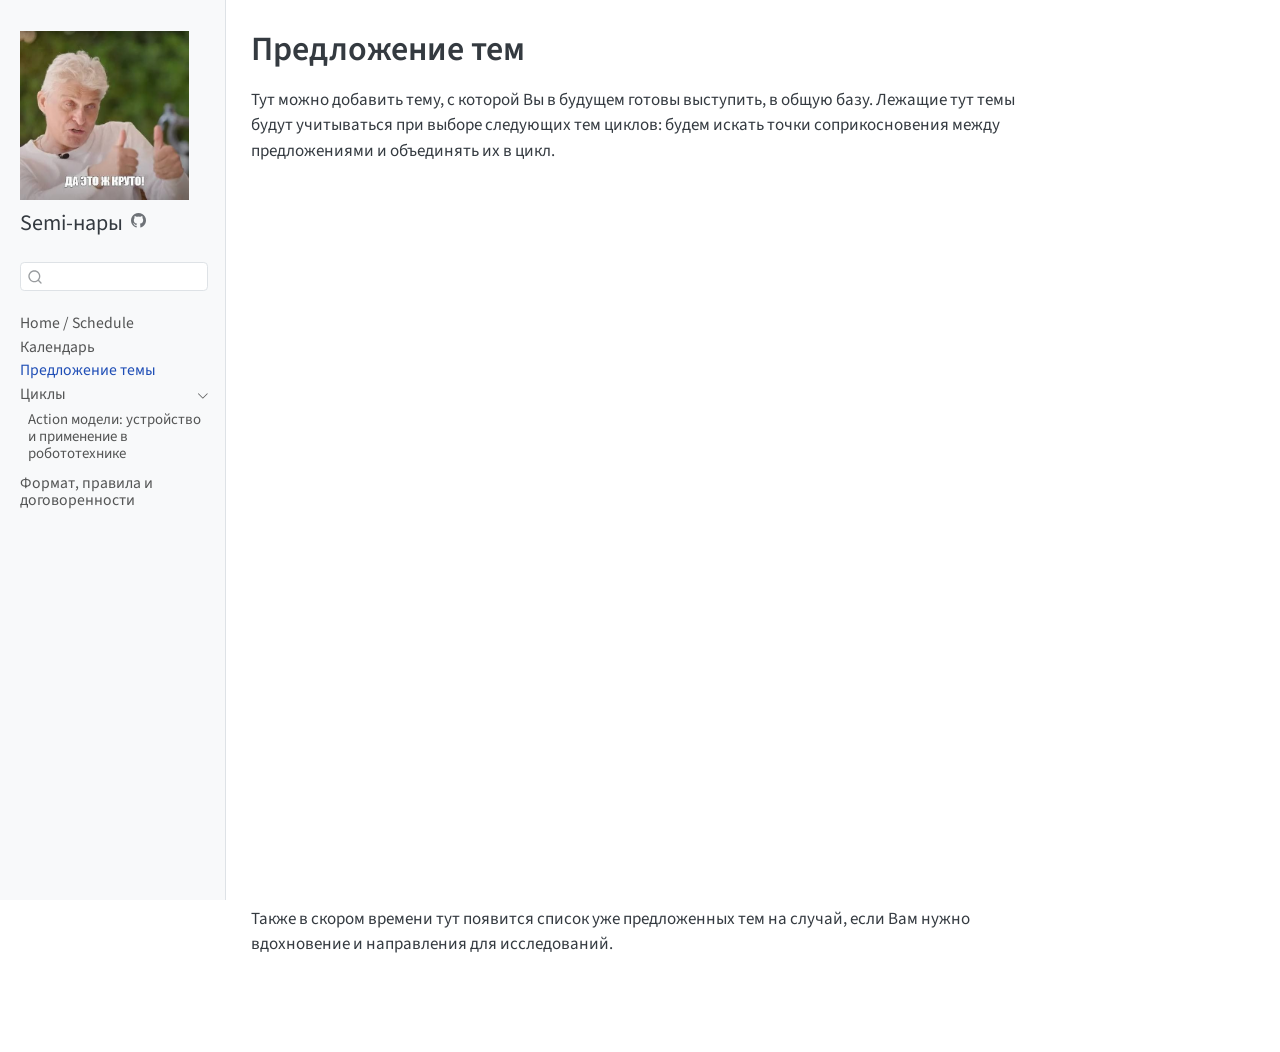
<file: data.html>
<!DOCTYPE html>
<html xmlns="http://www.w3.org/1999/xhtml" lang="en" xml:lang="en"><head>

<meta charset="utf-8">
<meta name="generator" content="quarto-1.9.37">

<meta name="viewport" content="width=device-width, initial-scale=1.0, user-scalable=yes">


<title>Предложение тем</title>
<style>
/* Default styles provided by pandoc.
** See https://pandoc.org/MANUAL.html#variables-for-html for config info.
*/
code{white-space: pre-wrap;}
span.smallcaps{font-variant: small-caps;}
div.columns{display: flex; gap: min(4vw, 1.5em);}
div.column{flex: auto; overflow-x: auto;}
div.hanging-indent{margin-left: 1.5em; text-indent: -1.5em;}
ul.task-list{list-style: none;}
ul.task-list li input[type="checkbox"] {
  width: 0.8em;
  margin: 0 0.8em 0.2em -1em; /* quarto-specific, see https://github.com/quarto-dev/quarto-cli/issues/4556 */ 
  vertical-align: middle;
}
</style>


<script src="site_libs/quarto-nav/quarto-nav.js"></script>
<script src="site_libs/quarto-nav/headroom.min.js"></script>
<script src="site_libs/clipboard/clipboard.min.js"></script>
<script src="site_libs/quarto-search/autocomplete.umd.js"></script>
<script src="site_libs/quarto-search/fuse.min.js"></script>
<script src="site_libs/quarto-search/quarto-search.js"></script>
<meta name="quarto:offset" content="./">
<script src="site_libs/quarto-html/quarto.js" type="module"></script>
<script src="site_libs/quarto-html/tabsets/tabsets.js" type="module"></script>
<script src="site_libs/quarto-html/popper.min.js"></script>
<script src="site_libs/quarto-html/tippy.umd.min.js"></script>
<script src="site_libs/quarto-html/anchor.min.js"></script>
<link href="site_libs/quarto-html/tippy.css" rel="stylesheet">
<link href="site_libs/quarto-html/quarto-syntax-highlighting-7f8f88aac4f3542376d5c11b86a4c14d.css" rel="stylesheet" id="quarto-text-highlighting-styles">
<script src="site_libs/bootstrap/bootstrap.min.js"></script>
<link href="site_libs/bootstrap/bootstrap-icons.css" rel="stylesheet">
<link href="site_libs/bootstrap/bootstrap-3cdf9a65b70fe583e843ddf8773af012.min.css" rel="stylesheet" append-hash="true" id="quarto-bootstrap" data-mode="light">
<script id="quarto-search-options" type="application/json">{
  "location": "sidebar",
  "copy-button": false,
  "collapse-after": 3,
  "panel-placement": "start",
  "type": "textbox",
  "limit": 50,
  "keyboard-shortcut": [
    "f",
    "/",
    "s"
  ],
  "show-item-context": false,
  "language": {
    "search-no-results-text": "No results",
    "search-matching-documents-text": "matching documents",
    "search-copy-link-title": "Copy link to search",
    "search-hide-matches-text": "Hide additional matches",
    "search-more-match-text": "more match in this document",
    "search-more-matches-text": "more matches in this document",
    "search-clear-button-title": "Clear",
    "search-text-placeholder": "",
    "search-detached-cancel-button-title": "Cancel",
    "search-submit-button-title": "Submit",
    "search-label": "Search"
  }
}</script>


<link rel="stylesheet" href="assets/styles.css">
</head>

<body class="nav-sidebar docked quarto-light">

<div id="quarto-search-results"></div>
  <header id="quarto-header" class="headroom fixed-top">
  <nav class="quarto-secondary-nav">
    <div class="container-fluid d-flex">
      <button type="button" class="quarto-btn-toggle btn" data-bs-toggle="collapse" role="button" data-bs-target=".quarto-sidebar-collapse-item" aria-controls="quarto-sidebar" aria-expanded="false" aria-label="Toggle sidebar navigation" onclick="if (window.quartoToggleHeadroom) { window.quartoToggleHeadroom(); }">
        <i class="bi bi-layout-text-sidebar-reverse"></i>
      </button>
        <nav class="quarto-page-breadcrumbs" aria-label="breadcrumb"><ol class="breadcrumb"><li class="breadcrumb-item"><a href="./data.html">Предложение темы</a></li></ol></nav>
        <a class="flex-grow-1" role="navigation" data-bs-toggle="collapse" data-bs-target=".quarto-sidebar-collapse-item" aria-controls="quarto-sidebar" aria-expanded="false" aria-label="Toggle sidebar navigation" onclick="if (window.quartoToggleHeadroom) { window.quartoToggleHeadroom(); }">      
        </a>
      <button type="button" class="btn quarto-search-button" aria-label="Search" onclick="window.quartoOpenSearch();">
        <i class="bi bi-search"></i>
      </button>
    </div>
  </nav>
</header>
<!-- content -->
<div id="quarto-content" class="quarto-container page-columns page-rows-contents page-layout-article">
<!-- sidebar -->
  <nav id="quarto-sidebar" class="sidebar collapse collapse-horizontal quarto-sidebar-collapse-item sidebar-navigation docked overflow-auto">
    <div class="pt-lg-2 mt-2 text-left sidebar-header sidebar-header-stacked">
      <a href="./index.html" class="sidebar-logo-link">
      <img src="./assets/logo.jpeg" alt="Super logo" class="sidebar-logo light-content py-0 d-lg-inline d-none">
      <img src="./assets/logo.jpeg" alt="Super logo" class="sidebar-logo dark-content py-0 d-lg-inline d-none">
      </a>
    <div class="sidebar-title mb-0 py-0">
      <a href="./">Semi-нары</a> 
        <div class="sidebar-tools-main">
    <a href="https://github.com/berkeley-cdss/course-site-quarto" title="" class="quarto-navigation-tool px-1" aria-label="GitHub"><i class="bi bi-github"></i></a>
</div>
    </div>
      </div>
        <div class="mt-2 flex-shrink-0 align-items-center">
        <div class="sidebar-search">
        <div id="quarto-search" class="" title="Search"></div>
        </div>
        </div>
    <div class="sidebar-menu-container"> 
    <ul class="list-unstyled mt-1">
        <li class="sidebar-item">
  <div class="sidebar-item-container"> 
  <a href="./index.html" class="sidebar-item-text sidebar-link">
 <span class="menu-text">Home / Schedule</span></a>
  </div>
</li>
        <li class="sidebar-item">
  <div class="sidebar-item-container"> 
  <a href="./calendar.html" class="sidebar-item-text sidebar-link">
 <span class="menu-text">Календарь</span></a>
  </div>
</li>
        <li class="sidebar-item">
  <div class="sidebar-item-container"> 
  <a href="./data.html" class="sidebar-item-text sidebar-link active">
 <span class="menu-text">Предложение темы</span></a>
  </div>
</li>
        <li class="sidebar-item sidebar-item-section">
      <div class="sidebar-item-container"> 
            <a class="sidebar-item-text sidebar-link text-start" data-bs-toggle="collapse" data-bs-target="#quarto-sidebar-section-1" role="navigation" aria-expanded="true">
 <span class="menu-text">Циклы</span></a>
          <a class="sidebar-item-toggle text-start" data-bs-toggle="collapse" data-bs-target="#quarto-sidebar-section-1" role="navigation" aria-expanded="true" aria-label="Toggle section">
            <i class="bi bi-chevron-right ms-2"></i>
          </a> 
      </div>
      <ul id="quarto-sidebar-section-1" class="collapse list-unstyled sidebar-section depth1 show">  
          <li class="sidebar-item">
  <div class="sidebar-item-container"> 
  <a href="./units/unit1.html" class="sidebar-item-text sidebar-link">
 <span class="menu-text">Action модели: устройство и применение в робототехнике</span></a>
  </div>
</li>
      </ul>
  </li>
        <li class="sidebar-item">
  <div class="sidebar-item-container"> 
  <a href="./about.html" class="sidebar-item-text sidebar-link">
 <span class="menu-text">Формат, правила и договоренности</span></a>
  </div>
</li>
    </ul>
    </div>
</nav>
<div id="quarto-sidebar-glass" class="quarto-sidebar-collapse-item" data-bs-toggle="collapse" data-bs-target=".quarto-sidebar-collapse-item"></div>
<!-- margin-sidebar -->
    <div id="quarto-margin-sidebar" class="sidebar margin-sidebar zindex-bottom">
        
    </div>
<!-- main -->
<main class="content" id="quarto-document-content">

<header id="title-block-header" class="quarto-title-block default">
<div class="quarto-title">
<h1 class="title">Предложение тем</h1>
</div>



<div class="quarto-title-meta">

    
  
    
  </div>
  


</header>


<p>Тут можно добавить тему, с которой Вы в будущем готовы выступить, в общую базу. Лежащие тут темы будут учитываться при выборе следующих тем циклов: будем искать точки соприкосновения между предложениями и объединять их в цикл.</p>
<iframe src="https://docs.google.com/forms/d/e/1FAIpQLSegDCLvBWuN2mnODG6jpD4kG00Xv4xXHi5f__rV3CKAa4WxhQ/viewform?embedded=true" width="100%" height="700" frameborder="0" marginheight="0" marginwidth="0">
Загрузка…
</iframe>
<p>Также в скором времени тут появится список уже предложенных тем на случай, если Вам нужно вдохновение и направления для исследований.</p>



</main> <!-- /main -->
<script id="quarto-html-after-body" type="application/javascript">
  window.document.addEventListener("DOMContentLoaded", function (event) {
    const icon = "";
    const anchorJS = new window.AnchorJS();
    anchorJS.options = {
      placement: 'right',
      icon: icon
    };
    anchorJS.add('.anchored');
    const isCodeAnnotation = (el) => {
      for (const clz of el.classList) {
        if (clz.startsWith('code-annotation-')) {                     
          return true;
        }
      }
      return false;
    }
    const onCopySuccess = function(e) {
      // button target
      const button = e.trigger;
      // don't keep focus
      button.blur();
      // flash "checked"
      button.classList.add('code-copy-button-checked');
      var currentTitle = button.getAttribute("title");
      button.setAttribute("title", "Copied!");
      let tooltip;
      if (window.bootstrap) {
        button.setAttribute("data-bs-toggle", "tooltip");
        button.setAttribute("data-bs-placement", "left");
        button.setAttribute("data-bs-title", "Copied!");
        tooltip = new bootstrap.Tooltip(button, 
          { trigger: "manual", 
            customClass: "code-copy-button-tooltip",
            offset: [0, -8]});
        tooltip.show();    
      }
      setTimeout(function() {
        if (tooltip) {
          tooltip.hide();
          button.removeAttribute("data-bs-title");
          button.removeAttribute("data-bs-toggle");
          button.removeAttribute("data-bs-placement");
        }
        button.setAttribute("title", currentTitle);
        button.classList.remove('code-copy-button-checked');
      }, 1000);
      // clear code selection
      e.clearSelection();
    }
    const getTextToCopy = function(trigger) {
      const outerScaffold = trigger.parentElement.cloneNode(true);
      const codeEl = outerScaffold.querySelector('code');
      for (const childEl of codeEl.children) {
        if (isCodeAnnotation(childEl)) {
          childEl.remove();
        }
      }
      return codeEl.innerText;
    }
    const clipboard = new window.ClipboardJS('.code-copy-button:not([data-in-quarto-modal])', {
      text: getTextToCopy
    });
    clipboard.on('success', onCopySuccess);
    if (window.document.getElementById('quarto-embedded-source-code-modal')) {
      const clipboardModal = new window.ClipboardJS('.code-copy-button[data-in-quarto-modal]', {
        text: getTextToCopy,
        container: window.document.getElementById('quarto-embedded-source-code-modal')
      });
      clipboardModal.on('success', onCopySuccess);
    }
      var localhostRegex = new RegExp(/^(?:http|https):\/\/localhost\:?[0-9]*\//);
      var mailtoRegex = new RegExp(/^mailto:/);
        var filterRegex = new RegExp("https:\/\/Egor-Magazenkov\.github\.io\/seminars\/");
      var isInternal = (href) => {
          return filterRegex.test(href) || localhostRegex.test(href) || mailtoRegex.test(href);
      }
      // Inspect non-navigation links and adorn them if external
     var links = window.document.querySelectorAll('a[href]:not(.nav-link):not(.navbar-brand):not(.toc-action):not(.sidebar-link):not(.sidebar-item-toggle):not(.pagination-link):not(.no-external):not([aria-hidden]):not(.dropdown-item):not(.quarto-navigation-tool):not(.about-link)');
      for (var i=0; i<links.length; i++) {
        const link = links[i];
        if (!isInternal(link.href)) {
          // undo the damage that might have been done by quarto-nav.js in the case of
          // links that we want to consider external
          if (link.dataset.originalHref !== undefined) {
            link.href = link.dataset.originalHref;
          }
        }
      }
    function tippyHover(el, contentFn, onTriggerFn, onUntriggerFn) {
      const config = {
        allowHTML: true,
        maxWidth: 500,
        delay: 100,
        arrow: false,
        appendTo: function(el) {
            return el.parentElement;
        },
        interactive: true,
        interactiveBorder: 10,
        theme: 'quarto',
        placement: 'bottom-start',
      };
      if (contentFn) {
        config.content = contentFn;
      }
      if (onTriggerFn) {
        config.onTrigger = onTriggerFn;
      }
      if (onUntriggerFn) {
        config.onUntrigger = onUntriggerFn;
      }
      window.tippy(el, config); 
    }
    const noterefs = window.document.querySelectorAll('a[role="doc-noteref"]');
    for (var i=0; i<noterefs.length; i++) {
      const ref = noterefs[i];
      tippyHover(ref, function() {
        // use id or data attribute instead here
        let href = ref.getAttribute('data-footnote-href') || ref.getAttribute('href');
        try { href = new URL(href).hash; } catch {}
        const id = href.replace(/^#\/?/, "");
        const note = window.document.getElementById(id);
        if (note) {
          return note.innerHTML;
        } else {
          return "";
        }
      });
    }
    const xrefs = window.document.querySelectorAll('a.quarto-xref');
    const processXRef = (id, note) => {
      // Strip column container classes
      const stripColumnClz = (el) => {
        el.classList.remove("page-full", "page-columns");
        if (el.children) {
          for (const child of el.children) {
            stripColumnClz(child);
          }
        }
      }
      stripColumnClz(note)
      if (id === null || id.startsWith('sec-')) {
        // Special case sections, only their first couple elements
        const container = document.createElement("div");
        if (note.children && note.children.length > 2) {
          container.appendChild(note.children[0].cloneNode(true));
          for (let i = 1; i < note.children.length; i++) {
            const child = note.children[i];
            if (child.tagName === "P" && child.innerText === "") {
              continue;
            } else {
              container.appendChild(child.cloneNode(true));
              break;
            }
          }
          if (window.Quarto?.typesetMath) {
            window.Quarto.typesetMath(container);
          }
          return container.innerHTML
        } else {
          if (window.Quarto?.typesetMath) {
            window.Quarto.typesetMath(note);
          }
          return note.innerHTML;
        }
      } else {
        // Remove any anchor links if they are present
        const anchorLink = note.querySelector('a.anchorjs-link');
        if (anchorLink) {
          anchorLink.remove();
        }
        if (window.Quarto?.typesetMath) {
          window.Quarto.typesetMath(note);
        }
        if (note.classList.contains("callout")) {
          return note.outerHTML;
        } else {
          return note.innerHTML;
        }
      }
    }
    for (var i=0; i<xrefs.length; i++) {
      const xref = xrefs[i];
      tippyHover(xref, undefined, function(instance) {
        instance.disable();
        let url = xref.getAttribute('href');
        let hash = undefined; 
        if (url.startsWith('#')) {
          hash = url;
        } else {
          try { hash = new URL(url).hash; } catch {}
        }
        if (hash) {
          const id = hash.replace(/^#\/?/, "");
          const note = window.document.getElementById(id);
          if (note !== null) {
            try {
              const html = processXRef(id, note.cloneNode(true));
              instance.setContent(html);
            } finally {
              instance.enable();
              instance.show();
            }
          } else {
            // See if we can fetch this
            fetch(url.split('#')[0])
            .then(res => res.text())
            .then(html => {
              const parser = new DOMParser();
              const htmlDoc = parser.parseFromString(html, "text/html");
              const note = htmlDoc.getElementById(id);
              if (note !== null) {
                const html = processXRef(id, note);
                instance.setContent(html);
              } 
            }).finally(() => {
              instance.enable();
              instance.show();
            });
          }
        } else {
          // See if we can fetch a full url (with no hash to target)
          // This is a special case and we should probably do some content thinning / targeting
          fetch(url)
          .then(res => res.text())
          .then(html => {
            const parser = new DOMParser();
            const htmlDoc = parser.parseFromString(html, "text/html");
            const note = htmlDoc.querySelector('main.content');
            if (note !== null) {
              // This should only happen for chapter cross references
              // (since there is no id in the URL)
              // remove the first header
              if (note.children.length > 0 && note.children[0].tagName === "HEADER") {
                note.children[0].remove();
              }
              const html = processXRef(null, note);
              instance.setContent(html);
            } 
          }).finally(() => {
            instance.enable();
            instance.show();
          });
        }
      }, function(instance) {
      });
    }
        let selectedAnnoteEl;
        const selectorForAnnotation = ( cell, annotation) => {
          let cellAttr = 'data-code-cell="' + cell + '"';
          let lineAttr = 'data-code-annotation="' +  annotation + '"';
          const selector = 'span[' + cellAttr + '][' + lineAttr + ']';
          return selector;
        }
        const selectCodeLines = (annoteEl) => {
          const doc = window.document;
          const targetCell = annoteEl.getAttribute("data-target-cell");
          const targetAnnotation = annoteEl.getAttribute("data-target-annotation");
          const annoteSpan = window.document.querySelector(selectorForAnnotation(targetCell, targetAnnotation));
          const lines = annoteSpan.getAttribute("data-code-lines").split(",");
          const lineIds = lines.map((line) => {
            return targetCell + "-" + line;
          })
          let top = null;
          let height = null;
          let parent = null;
          if (lineIds.length > 0) {
              //compute the position of the single el (top and bottom and make a div)
              const el = window.document.getElementById(lineIds[0]);
              top = el.offsetTop;
              height = el.offsetHeight;
              parent = el.parentElement.parentElement;
            if (lineIds.length > 1) {
              const lastEl = window.document.getElementById(lineIds[lineIds.length - 1]);
              const bottom = lastEl.offsetTop + lastEl.offsetHeight;
              height = bottom - top;
            }
            if (top !== null && height !== null && parent !== null) {
              // cook up a div (if necessary) and position it 
              let div = window.document.getElementById("code-annotation-line-highlight");
              if (div === null) {
                div = window.document.createElement("div");
                div.setAttribute("id", "code-annotation-line-highlight");
                div.style.position = 'absolute';
                parent.appendChild(div);
              }
              div.style.top = top - 2 + "px";
              div.style.height = height + 4 + "px";
              div.style.left = 0;
              let gutterDiv = window.document.getElementById("code-annotation-line-highlight-gutter");
              if (gutterDiv === null) {
                gutterDiv = window.document.createElement("div");
                gutterDiv.setAttribute("id", "code-annotation-line-highlight-gutter");
                gutterDiv.style.position = 'absolute';
                const codeCell = window.document.getElementById(targetCell);
                const gutter = codeCell.querySelector('.code-annotation-gutter');
                gutter.appendChild(gutterDiv);
              }
              gutterDiv.style.top = top - 2 + "px";
              gutterDiv.style.height = height + 4 + "px";
            }
            selectedAnnoteEl = annoteEl;
          }
        };
        const unselectCodeLines = () => {
          const elementsIds = ["code-annotation-line-highlight", "code-annotation-line-highlight-gutter"];
          elementsIds.forEach((elId) => {
            const div = window.document.getElementById(elId);
            if (div) {
              div.remove();
            }
          });
          selectedAnnoteEl = undefined;
        };
          // Handle positioning of the toggle
      window.addEventListener(
        "resize",
        throttle(() => {
          elRect = undefined;
          if (selectedAnnoteEl) {
            selectCodeLines(selectedAnnoteEl);
          }
        }, 10)
      );
      function throttle(fn, ms) {
      let throttle = false;
      let timer;
        return (...args) => {
          if(!throttle) { // first call gets through
              fn.apply(this, args);
              throttle = true;
          } else { // all the others get throttled
              if(timer) clearTimeout(timer); // cancel #2
              timer = setTimeout(() => {
                fn.apply(this, args);
                timer = throttle = false;
              }, ms);
          }
        };
      }
        // Attach click handler to the DT
        const annoteDls = window.document.querySelectorAll('dt[data-target-cell]');
        for (const annoteDlNode of annoteDls) {
          annoteDlNode.addEventListener('click', (event) => {
            const clickedEl = event.target;
            if (clickedEl !== selectedAnnoteEl) {
              unselectCodeLines();
              const activeEl = window.document.querySelector('dt[data-target-cell].code-annotation-active');
              if (activeEl) {
                activeEl.classList.remove('code-annotation-active');
              }
              selectCodeLines(clickedEl);
              clickedEl.classList.add('code-annotation-active');
            } else {
              // Unselect the line
              unselectCodeLines();
              clickedEl.classList.remove('code-annotation-active');
            }
          });
        }
    const findCites = (el) => {
      const parentEl = el.parentElement;
      if (parentEl) {
        const cites = parentEl.dataset.cites;
        if (cites) {
          return {
            el,
            cites: cites.split(' ')
          };
        } else {
          return findCites(el.parentElement)
        }
      } else {
        return undefined;
      }
    };
    var bibliorefs = window.document.querySelectorAll('a[role="doc-biblioref"]');
    for (var i=0; i<bibliorefs.length; i++) {
      const ref = bibliorefs[i];
      const citeInfo = findCites(ref);
      if (citeInfo) {
        tippyHover(citeInfo.el, function() {
          var popup = window.document.createElement('div');
          citeInfo.cites.forEach(function(cite) {
            var citeDiv = window.document.createElement('div');
            citeDiv.classList.add('hanging-indent');
            citeDiv.classList.add('csl-entry');
            var biblioDiv = window.document.getElementById('ref-' + cite);
            if (biblioDiv) {
              citeDiv.innerHTML = biblioDiv.innerHTML;
            }
            popup.appendChild(citeDiv);
          });
          return popup.innerHTML;
        });
      }
    }
  });
  </script>
</div> <!-- /content -->




</body></html>
</file>
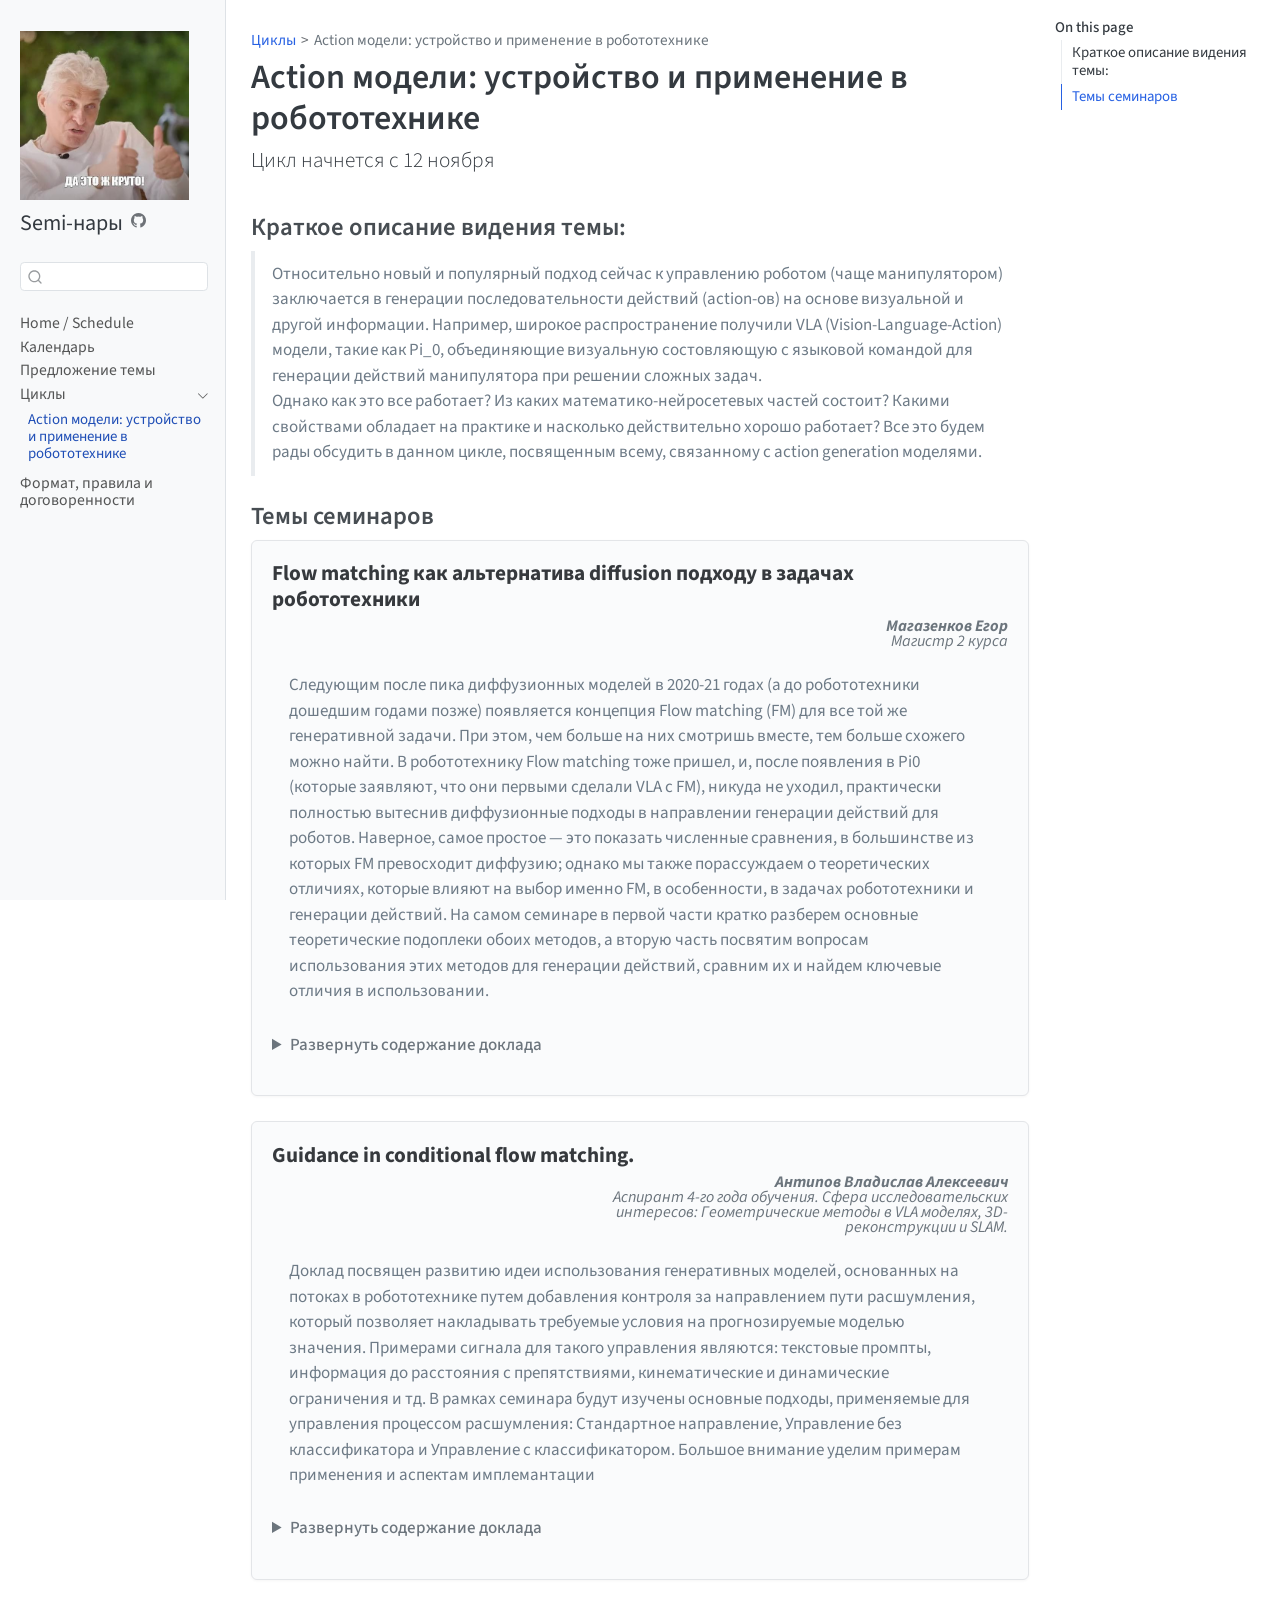
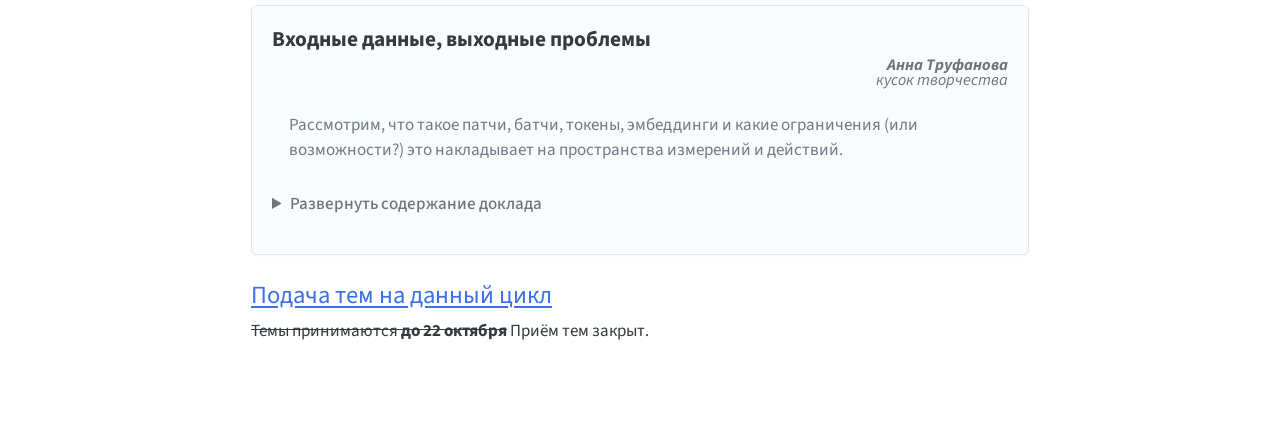
<file: units/unit1.html>
<!DOCTYPE html>
<html xmlns="http://www.w3.org/1999/xhtml" lang="en" xml:lang="en"><head>

<meta charset="utf-8">
<meta name="generator" content="quarto-1.9.37">

<meta name="viewport" content="width=device-width, initial-scale=1.0, user-scalable=yes">


<title>Action модели: устройство и применение в робототехнике</title>
<style>
/* Default styles provided by pandoc.
** See https://pandoc.org/MANUAL.html#variables-for-html for config info.
*/
code{white-space: pre-wrap;}
span.smallcaps{font-variant: small-caps;}
div.columns{display: flex; gap: min(4vw, 1.5em);}
div.column{flex: auto; overflow-x: auto;}
div.hanging-indent{margin-left: 1.5em; text-indent: -1.5em;}
ul.task-list{list-style: none;}
ul.task-list li input[type="checkbox"] {
  width: 0.8em;
  margin: 0 0.8em 0.2em -1em; /* quarto-specific, see https://github.com/quarto-dev/quarto-cli/issues/4556 */ 
  vertical-align: middle;
}
</style>


<script src="../site_libs/quarto-nav/quarto-nav.js"></script>
<script src="../site_libs/quarto-nav/headroom.min.js"></script>
<script src="../site_libs/clipboard/clipboard.min.js"></script>
<script src="../site_libs/quarto-search/autocomplete.umd.js"></script>
<script src="../site_libs/quarto-search/fuse.min.js"></script>
<script src="../site_libs/quarto-search/quarto-search.js"></script>
<meta name="quarto:offset" content="../">
<script src="../site_libs/quarto-html/quarto.js" type="module"></script>
<script src="../site_libs/quarto-html/tabsets/tabsets.js" type="module"></script>
<script src="../site_libs/quarto-html/popper.min.js"></script>
<script src="../site_libs/quarto-html/tippy.umd.min.js"></script>
<script src="../site_libs/quarto-html/anchor.min.js"></script>
<link href="../site_libs/quarto-html/tippy.css" rel="stylesheet">
<link href="../site_libs/quarto-html/quarto-syntax-highlighting-7f8f88aac4f3542376d5c11b86a4c14d.css" rel="stylesheet" id="quarto-text-highlighting-styles">
<script src="../site_libs/bootstrap/bootstrap.min.js"></script>
<link href="../site_libs/bootstrap/bootstrap-icons.css" rel="stylesheet">
<link href="../site_libs/bootstrap/bootstrap-3cdf9a65b70fe583e843ddf8773af012.min.css" rel="stylesheet" append-hash="true" id="quarto-bootstrap" data-mode="light">
<script id="quarto-search-options" type="application/json">{
  "location": "sidebar",
  "copy-button": false,
  "collapse-after": 3,
  "panel-placement": "start",
  "type": "textbox",
  "limit": 50,
  "keyboard-shortcut": [
    "f",
    "/",
    "s"
  ],
  "show-item-context": false,
  "language": {
    "search-no-results-text": "No results",
    "search-matching-documents-text": "matching documents",
    "search-copy-link-title": "Copy link to search",
    "search-hide-matches-text": "Hide additional matches",
    "search-more-match-text": "more match in this document",
    "search-more-matches-text": "more matches in this document",
    "search-clear-button-title": "Clear",
    "search-text-placeholder": "",
    "search-detached-cancel-button-title": "Cancel",
    "search-submit-button-title": "Submit",
    "search-label": "Search"
  }
}</script>


<link rel="stylesheet" href="../assets/styles.css">
</head>

<body class="nav-sidebar docked quarto-light">

<div id="quarto-search-results"></div>
  <header id="quarto-header" class="headroom fixed-top">
  <nav class="quarto-secondary-nav">
    <div class="container-fluid d-flex">
      <button type="button" class="quarto-btn-toggle btn" data-bs-toggle="collapse" role="button" data-bs-target=".quarto-sidebar-collapse-item" aria-controls="quarto-sidebar" aria-expanded="false" aria-label="Toggle sidebar navigation" onclick="if (window.quartoToggleHeadroom) { window.quartoToggleHeadroom(); }">
        <i class="bi bi-layout-text-sidebar-reverse"></i>
      </button>
        <nav class="quarto-page-breadcrumbs" aria-label="breadcrumb"><ol class="breadcrumb"><li class="breadcrumb-item"><a href="../units/unit1.html">Циклы</a></li><li class="breadcrumb-item"><a href="../units/unit1.html">Action модели: устройство и применение в робототехнике</a></li></ol></nav>
        <a class="flex-grow-1" role="navigation" data-bs-toggle="collapse" data-bs-target=".quarto-sidebar-collapse-item" aria-controls="quarto-sidebar" aria-expanded="false" aria-label="Toggle sidebar navigation" onclick="if (window.quartoToggleHeadroom) { window.quartoToggleHeadroom(); }">      
        </a>
      <button type="button" class="btn quarto-search-button" aria-label="Search" onclick="window.quartoOpenSearch();">
        <i class="bi bi-search"></i>
      </button>
    </div>
  </nav>
</header>
<!-- content -->
<div id="quarto-content" class="quarto-container page-columns page-rows-contents page-layout-article">
<!-- sidebar -->
  <nav id="quarto-sidebar" class="sidebar collapse collapse-horizontal quarto-sidebar-collapse-item sidebar-navigation docked overflow-auto">
    <div class="pt-lg-2 mt-2 text-left sidebar-header sidebar-header-stacked">
      <a href="../index.html" class="sidebar-logo-link">
      <img src="../assets/logo.jpeg" alt="Super logo" class="sidebar-logo light-content py-0 d-lg-inline d-none">
      <img src="../assets/logo.jpeg" alt="Super logo" class="sidebar-logo dark-content py-0 d-lg-inline d-none">
      </a>
    <div class="sidebar-title mb-0 py-0">
      <a href="../">Semi-нары</a> 
        <div class="sidebar-tools-main">
    <a href="https://github.com/berkeley-cdss/course-site-quarto" title="" class="quarto-navigation-tool px-1" aria-label="GitHub"><i class="bi bi-github"></i></a>
</div>
    </div>
      </div>
        <div class="mt-2 flex-shrink-0 align-items-center">
        <div class="sidebar-search">
        <div id="quarto-search" class="" title="Search"></div>
        </div>
        </div>
    <div class="sidebar-menu-container"> 
    <ul class="list-unstyled mt-1">
        <li class="sidebar-item">
  <div class="sidebar-item-container"> 
  <a href="../index.html" class="sidebar-item-text sidebar-link">
 <span class="menu-text">Home / Schedule</span></a>
  </div>
</li>
        <li class="sidebar-item">
  <div class="sidebar-item-container"> 
  <a href="../calendar.html" class="sidebar-item-text sidebar-link">
 <span class="menu-text">Календарь</span></a>
  </div>
</li>
        <li class="sidebar-item">
  <div class="sidebar-item-container"> 
  <a href="../data.html" class="sidebar-item-text sidebar-link">
 <span class="menu-text">Предложение темы</span></a>
  </div>
</li>
        <li class="sidebar-item sidebar-item-section">
      <div class="sidebar-item-container"> 
            <a class="sidebar-item-text sidebar-link text-start" data-bs-toggle="collapse" data-bs-target="#quarto-sidebar-section-1" role="navigation" aria-expanded="true">
 <span class="menu-text">Циклы</span></a>
          <a class="sidebar-item-toggle text-start" data-bs-toggle="collapse" data-bs-target="#quarto-sidebar-section-1" role="navigation" aria-expanded="true" aria-label="Toggle section">
            <i class="bi bi-chevron-right ms-2"></i>
          </a> 
      </div>
      <ul id="quarto-sidebar-section-1" class="collapse list-unstyled sidebar-section depth1 show">  
          <li class="sidebar-item">
  <div class="sidebar-item-container"> 
  <a href="../units/unit1.html" class="sidebar-item-text sidebar-link active">
 <span class="menu-text">Action модели: устройство и применение в робототехнике</span></a>
  </div>
</li>
      </ul>
  </li>
        <li class="sidebar-item">
  <div class="sidebar-item-container"> 
  <a href="../about.html" class="sidebar-item-text sidebar-link">
 <span class="menu-text">Формат, правила и договоренности</span></a>
  </div>
</li>
    </ul>
    </div>
</nav>
<div id="quarto-sidebar-glass" class="quarto-sidebar-collapse-item" data-bs-toggle="collapse" data-bs-target=".quarto-sidebar-collapse-item"></div>
<!-- margin-sidebar -->
    <div id="quarto-margin-sidebar" class="sidebar margin-sidebar">
        <nav id="TOC" role="doc-toc" class="toc-active">
    <h2 id="toc-title">On this page</h2>
   
  <ul>
  <li><a href="#краткое-описание-видения-темы" id="toc-краткое-описание-видения-темы" class="nav-link active" data-scroll-target="#краткое-описание-видения-темы">Краткое описание видения темы:</a></li>
  <li><a href="#темы-семинаров" id="toc-темы-семинаров" class="nav-link" data-scroll-target="#темы-семинаров">Темы семинаров</a></li>
  </ul>
</nav>
    </div>
<!-- main -->
<main class="content" id="quarto-document-content">

<header id="title-block-header" class="quarto-title-block default"><nav class="quarto-page-breadcrumbs quarto-title-breadcrumbs d-none d-lg-block" aria-label="breadcrumb"><ol class="breadcrumb"><li class="breadcrumb-item"><a href="../units/unit1.html">Циклы</a></li><li class="breadcrumb-item"><a href="../units/unit1.html">Action модели: устройство и применение в робототехнике</a></li></ol></nav>
<div class="quarto-title">
<h1 class="title">Action модели: устройство и применение в робототехнике</h1>
<p class="subtitle lead">Цикл начнется с 12 ноября</p>
</div>



<div class="quarto-title-meta">

    
  
    
  </div>
  


</header>


<section id="краткое-описание-видения-темы" class="level3">
<h3 class="anchored" data-anchor-id="краткое-описание-видения-темы">Краткое описание видения темы:</h3>
<blockquote class="blockquote">
<p>Относительно новый и популярный подход сейчас к управлению роботом (чаще манипулятором) заключается в генерации последовательности действий (action-ов) на основе визуальной и другой информации. Например, широкое распространение получили VLA (Vision-Language-Action) модели, такие как Pi_0, объединяющие визуальную состовляющую с языковой командой для генерации действий манипулятора при решении сложных задач.<br>
Однако как это все работает? Из каких математико-нейросетевых частей состоит? Какими свойствами обладает на практике и насколько действительно хорошо работает? Все это будем рады обсудить в данном цикле, посвященным всему, связанному с action generation моделями.</p>
</blockquote>
</section>
<section id="темы-семинаров" class="level3">
<h3 class="anchored" data-anchor-id="темы-семинаров">Темы семинаров</h3>
<div style="border: 1px solid #e3e5e8; border-radius: 6px; padding: 20px; margin-bottom: 25px; background-color: #fafbfc; box-shadow: 0 1px 3px rgba(0,0,0,0.04);">
<!-- Topic -->
<h4 style="margin-top: 0; margin-bottom: 5px; font-weight: bold; color: #212529;max-width: 90%" class="anchored">
Flow matching как альтернатива diffusion подходу в задачах робототехники
</h4>
<!-- Author and Info -->
<p style="color: #6c757d; font-style: italic; margin-bottom: 15px; font-size: 0.95em; line-height: 15px;text-align: right; margin-left: auto; max-width: 60%">
<strong>Магазенков Егор</strong> <br> Магистр 2 курса
</p>
<!-- Abstract -->
<p style="margin-bottom: 15px; color: #495057; line-height: 1.6;">
</p><blockquote style="border-left: none;" class="blockquote">
<p>Следующим после пика диффузионных моделей в 2020-21 годах (а до робототехники дошедшим годами позже) появляется концепция Flow matching (FM) для все той же генеративной задачи. При этом, чем больше на них смотришь вместе, тем больше схожего можно найти. В робототехнику Flow matching тоже пришел, и, после появления в Pi0 (которые заявляют, что они первыми сделали VLA с FM), никуда не уходил, практически полностью вытеснив диффузионные подходы в направлении генерации действий для роботов. Наверное, самое простое — это показать численные сравнения, в большинстве из которых FM превосходит диффузию; однако мы также порассуждаем о теоретических отличиях, которые влияют на выбор именно FM, в особенности, в задачах робототехники и генерации действий. На самом семинаре в первой части кратко разберем основные теоретические подоплеки обоих методов, а вторую часть посвятим вопросам использования этих методов для генерации действий, сравним их и найдем ключевые отличия в использовании.</p>
</blockquote>
<p></p>
<p><!-- Requirements (Blue bold header) --> <!-- <p style="margin-bottom: 1px;"> --> <!--    --> <!--   Пререквизиты и полезные ссылки --> <!-- <ul style="margin-top: 0; padding-left: 20px; margin-bottom: 15px; color: #495057;"> --> <!--     <li>Базовая теория вероятности (плотность распределения, условные вероятности)
Приветствуются знания различных генеративных моделей, в частности в задачах VA/VLA </li> --> <!-- </ul> --> <!--    --> <!-- </p> --></p>
<!-- Collapsible Content -->
<details>
<summary style="cursor: pointer; color: #6c757d; font-weight: 500; outline: none;">
Развернуть содержание доклада
</summary>
<!-- <p style="margin-top: 10px; padding-left: 15px; border-left: 3px solid #dee2e6; color: #495057;"> -->
<div style="margin-top: 10px; padding-left: 25px; font-size: 0.9em; color: #495057;">
<ol type="1">
<li>Что такое генеративная модель и зачем вообще генерировать действия для робота?</li>
<li>Про diffusion в двух словах</li>
<li>Про flow matching в трех словах</li>
<li>Отличия, схожести в теории — а не одно и то же ли это?</li>
<li>Применения в робототехнике на примерах популярных статей</li>
<li>Численные сравнения чистых FM и Diffusion</li>
<li>Интуиция, подкрепленная теорией: а какие отличия так влияют на эту разницу</li>
<li>Выводы и дискуссия = мое и общее мнение
</li></ol></div>
<!-- </p> -->
</details>

</div>
<div style="border: 1px solid #e3e5e8; border-radius: 6px; padding: 20px; margin-bottom: 25px; background-color: #fafbfc; box-shadow: 0 1px 3px rgba(0,0,0,0.04);">
<!-- Topic -->
<h4 style="margin-top: 0; margin-bottom: 5px; font-weight: bold; color: #212529;max-width: 90%" class="anchored">
Guidance in conditional flow matching.
</h4>
<!-- Author and Info -->
<p style="color: #6c757d; font-style: italic; margin-bottom: 15px; font-size: 0.95em; line-height: 15px;text-align: right; margin-left: auto; max-width: 60%">
<strong>Антипов Владислав Алексеевич</strong> <br> Аспирант 4-го года обучения. Сфера исследовательских интересов: Геометрические методы в VLA моделях, 3D-реконструкции и SLAM.
</p>
<!-- Abstract -->
<p style="margin-bottom: 15px; color: #495057; line-height: 1.6;">
</p><blockquote style="border-left: none;" class="blockquote">
<p>Доклад посвящен развитию идеи использования генеративных моделей, основанных на потоках в робототехнике путем добавления контроля за направлением пути расшумления, который позволяет накладывать требуемые условия на прогнозируемые моделью значения. Примерами сигнала для такого управления являются: текстовые промпты, информация до расстояния с препятствиями, кинематические и динамические ограничения и тд. В рамках семинара будут изучены основные подходы, применяемые для управления процессом расшумления: Стандартное направление, Управление без классификатора и Управление с классификатором. Большое внимание уделим примерам применения и аспектам имплемантации</p>
</blockquote>
<p></p>
<p><!-- Requirements (Blue bold header) --> <!-- <p style="margin-bottom: 1px;"> --> <!--    --> <!--   Пререквизиты и полезные ссылки --> <!-- <ul style="margin-top: 0; padding-left: 20px; margin-bottom: 15px; color: #495057;"> --> <!--     <li>1. Функции плотностей распределения, условная и безусловная вероятность
2. Векторные поля, градиент, производная по направлению, ODE
3. Conditional Flow Matching
</li> --> <!-- </ul> --> <!--    --> <!-- </p> --></p>
<!-- Collapsible Content -->
<details>
<summary style="cursor: pointer; color: #6c757d; font-weight: 500; outline: none;">
Развернуть содержание доклада
</summary>
<!-- <p style="margin-top: 10px; padding-left: 15px; border-left: 3px solid #dee2e6; color: #495057;"> -->
<div style="margin-top: 10px; padding-left: 25px; font-size: 0.9em; color: #495057;">
Скоро появится…
</div>
<!-- </p> -->
</details>
</div>
<div style="border: 1px solid #e3e5e8; border-radius: 6px; padding: 20px; margin-bottom: 25px; background-color: #fafbfc; box-shadow: 0 1px 3px rgba(0,0,0,0.04);">
<!-- Topic -->
<h4 style="margin-top: 0; margin-bottom: 5px; font-weight: bold; color: #212529;max-width: 90%" class="anchored">
Входные данные, выходные проблемы
</h4>
<!-- Author and Info -->
<p style="color: #6c757d; font-style: italic; margin-bottom: 15px; font-size: 0.95em; line-height: 15px;text-align: right; margin-left: auto; max-width: 60%">
<strong>Анна Труфанова</strong> <br> кусок творчества
</p>
<!-- Abstract -->
<p style="margin-bottom: 15px; color: #495057; line-height: 1.6;">
</p><blockquote style="border-left: none;" class="blockquote">
<p>Рассмотрим, что такое патчи, батчи, токены, эмбеддинги и какие ограничения (или возможности?) это накладывает на пространства измерений и действий.</p>
</blockquote>
<p></p>
<p><!-- Requirements (Blue bold header) --> <!-- <p style="margin-bottom: 1px;"> --> <!--    --> <!--   Пререквизиты и полезные ссылки --> <!-- <ul style="margin-top: 0; padding-left: 20px; margin-bottom: 15px; color: #495057;"> --> <!--     <li>примерно нулевые</li> --> <!-- </ul> --> <!--    --> <!-- </p> --></p>
<!-- Collapsible Content -->
<details>
<summary style="cursor: pointer; color: #6c757d; font-weight: 500; outline: none;">
Развернуть содержание доклада
</summary>
<!-- <p style="margin-top: 10px; padding-left: 15px; border-left: 3px solid #dee2e6; color: #495057;"> -->
<div style="margin-top: 10px; padding-left: 25px; font-size: 0.9em; color: #495057;">
Скоро появится…
</div>
<!-- </p> -->
</details>
</div>
<section id="подача-тем-на-данный-цикл" class="level3">
<h3 class="anchored" data-anchor-id="подача-тем-на-данный-цикл"><a href="https://docs.google.com/forms/d/e/1FAIpQLSer02UsYI_6kQwQlnL5CEa3la_L_qHFEip9wln_eCWAv87uuA/viewform?usp=dialog">Подача тем на данный цикл</a></h3>
<p><del>Темы принимаются <strong>до 22 октября</strong></del> Приём тем закрыт.</p>
<!-- <iframe src="https://docs.google.com/forms/d/e/1FAIpQLSer02UsYI_6kQwQlnL5CEa3la_L_qHFEip9wln_eCWAv87uuA/viewform?embedded=true" width="100%" height="700" frameborder="0" marginheight="0" marginwidth="0">Загрузка…</iframe> -->


</section>
</section></main></div>


 <!-- /main -->
<script id="quarto-html-after-body" type="application/javascript">
  window.document.addEventListener("DOMContentLoaded", function (event) {
    const icon = "";
    const anchorJS = new window.AnchorJS();
    anchorJS.options = {
      placement: 'right',
      icon: icon
    };
    anchorJS.add('.anchored');
    const isCodeAnnotation = (el) => {
      for (const clz of el.classList) {
        if (clz.startsWith('code-annotation-')) {                     
          return true;
        }
      }
      return false;
    }
    const onCopySuccess = function(e) {
      // button target
      const button = e.trigger;
      // don't keep focus
      button.blur();
      // flash "checked"
      button.classList.add('code-copy-button-checked');
      var currentTitle = button.getAttribute("title");
      button.setAttribute("title", "Copied!");
      let tooltip;
      if (window.bootstrap) {
        button.setAttribute("data-bs-toggle", "tooltip");
        button.setAttribute("data-bs-placement", "left");
        button.setAttribute("data-bs-title", "Copied!");
        tooltip = new bootstrap.Tooltip(button, 
          { trigger: "manual", 
            customClass: "code-copy-button-tooltip",
            offset: [0, -8]});
        tooltip.show();    
      }
      setTimeout(function() {
        if (tooltip) {
          tooltip.hide();
          button.removeAttribute("data-bs-title");
          button.removeAttribute("data-bs-toggle");
          button.removeAttribute("data-bs-placement");
        }
        button.setAttribute("title", currentTitle);
        button.classList.remove('code-copy-button-checked');
      }, 1000);
      // clear code selection
      e.clearSelection();
    }
    const getTextToCopy = function(trigger) {
      const outerScaffold = trigger.parentElement.cloneNode(true);
      const codeEl = outerScaffold.querySelector('code');
      for (const childEl of codeEl.children) {
        if (isCodeAnnotation(childEl)) {
          childEl.remove();
        }
      }
      return codeEl.innerText;
    }
    const clipboard = new window.ClipboardJS('.code-copy-button:not([data-in-quarto-modal])', {
      text: getTextToCopy
    });
    clipboard.on('success', onCopySuccess);
    if (window.document.getElementById('quarto-embedded-source-code-modal')) {
      const clipboardModal = new window.ClipboardJS('.code-copy-button[data-in-quarto-modal]', {
        text: getTextToCopy,
        container: window.document.getElementById('quarto-embedded-source-code-modal')
      });
      clipboardModal.on('success', onCopySuccess);
    }
      var localhostRegex = new RegExp(/^(?:http|https):\/\/localhost\:?[0-9]*\//);
      var mailtoRegex = new RegExp(/^mailto:/);
        var filterRegex = new RegExp("https:\/\/Egor-Magazenkov\.github\.io\/seminars\/");
      var isInternal = (href) => {
          return filterRegex.test(href) || localhostRegex.test(href) || mailtoRegex.test(href);
      }
      // Inspect non-navigation links and adorn them if external
     var links = window.document.querySelectorAll('a[href]:not(.nav-link):not(.navbar-brand):not(.toc-action):not(.sidebar-link):not(.sidebar-item-toggle):not(.pagination-link):not(.no-external):not([aria-hidden]):not(.dropdown-item):not(.quarto-navigation-tool):not(.about-link)');
      for (var i=0; i<links.length; i++) {
        const link = links[i];
        if (!isInternal(link.href)) {
          // undo the damage that might have been done by quarto-nav.js in the case of
          // links that we want to consider external
          if (link.dataset.originalHref !== undefined) {
            link.href = link.dataset.originalHref;
          }
        }
      }
    function tippyHover(el, contentFn, onTriggerFn, onUntriggerFn) {
      const config = {
        allowHTML: true,
        maxWidth: 500,
        delay: 100,
        arrow: false,
        appendTo: function(el) {
            return el.parentElement;
        },
        interactive: true,
        interactiveBorder: 10,
        theme: 'quarto',
        placement: 'bottom-start',
      };
      if (contentFn) {
        config.content = contentFn;
      }
      if (onTriggerFn) {
        config.onTrigger = onTriggerFn;
      }
      if (onUntriggerFn) {
        config.onUntrigger = onUntriggerFn;
      }
      window.tippy(el, config); 
    }
    const noterefs = window.document.querySelectorAll('a[role="doc-noteref"]');
    for (var i=0; i<noterefs.length; i++) {
      const ref = noterefs[i];
      tippyHover(ref, function() {
        // use id or data attribute instead here
        let href = ref.getAttribute('data-footnote-href') || ref.getAttribute('href');
        try { href = new URL(href).hash; } catch {}
        const id = href.replace(/^#\/?/, "");
        const note = window.document.getElementById(id);
        if (note) {
          return note.innerHTML;
        } else {
          return "";
        }
      });
    }
    const xrefs = window.document.querySelectorAll('a.quarto-xref');
    const processXRef = (id, note) => {
      // Strip column container classes
      const stripColumnClz = (el) => {
        el.classList.remove("page-full", "page-columns");
        if (el.children) {
          for (const child of el.children) {
            stripColumnClz(child);
          }
        }
      }
      stripColumnClz(note)
      if (id === null || id.startsWith('sec-')) {
        // Special case sections, only their first couple elements
        const container = document.createElement("div");
        if (note.children && note.children.length > 2) {
          container.appendChild(note.children[0].cloneNode(true));
          for (let i = 1; i < note.children.length; i++) {
            const child = note.children[i];
            if (child.tagName === "P" && child.innerText === "") {
              continue;
            } else {
              container.appendChild(child.cloneNode(true));
              break;
            }
          }
          if (window.Quarto?.typesetMath) {
            window.Quarto.typesetMath(container);
          }
          return container.innerHTML
        } else {
          if (window.Quarto?.typesetMath) {
            window.Quarto.typesetMath(note);
          }
          return note.innerHTML;
        }
      } else {
        // Remove any anchor links if they are present
        const anchorLink = note.querySelector('a.anchorjs-link');
        if (anchorLink) {
          anchorLink.remove();
        }
        if (window.Quarto?.typesetMath) {
          window.Quarto.typesetMath(note);
        }
        if (note.classList.contains("callout")) {
          return note.outerHTML;
        } else {
          return note.innerHTML;
        }
      }
    }
    for (var i=0; i<xrefs.length; i++) {
      const xref = xrefs[i];
      tippyHover(xref, undefined, function(instance) {
        instance.disable();
        let url = xref.getAttribute('href');
        let hash = undefined; 
        if (url.startsWith('#')) {
          hash = url;
        } else {
          try { hash = new URL(url).hash; } catch {}
        }
        if (hash) {
          const id = hash.replace(/^#\/?/, "");
          const note = window.document.getElementById(id);
          if (note !== null) {
            try {
              const html = processXRef(id, note.cloneNode(true));
              instance.setContent(html);
            } finally {
              instance.enable();
              instance.show();
            }
          } else {
            // See if we can fetch this
            fetch(url.split('#')[0])
            .then(res => res.text())
            .then(html => {
              const parser = new DOMParser();
              const htmlDoc = parser.parseFromString(html, "text/html");
              const note = htmlDoc.getElementById(id);
              if (note !== null) {
                const html = processXRef(id, note);
                instance.setContent(html);
              } 
            }).finally(() => {
              instance.enable();
              instance.show();
            });
          }
        } else {
          // See if we can fetch a full url (with no hash to target)
          // This is a special case and we should probably do some content thinning / targeting
          fetch(url)
          .then(res => res.text())
          .then(html => {
            const parser = new DOMParser();
            const htmlDoc = parser.parseFromString(html, "text/html");
            const note = htmlDoc.querySelector('main.content');
            if (note !== null) {
              // This should only happen for chapter cross references
              // (since there is no id in the URL)
              // remove the first header
              if (note.children.length > 0 && note.children[0].tagName === "HEADER") {
                note.children[0].remove();
              }
              const html = processXRef(null, note);
              instance.setContent(html);
            } 
          }).finally(() => {
            instance.enable();
            instance.show();
          });
        }
      }, function(instance) {
      });
    }
        let selectedAnnoteEl;
        const selectorForAnnotation = ( cell, annotation) => {
          let cellAttr = 'data-code-cell="' + cell + '"';
          let lineAttr = 'data-code-annotation="' +  annotation + '"';
          const selector = 'span[' + cellAttr + '][' + lineAttr + ']';
          return selector;
        }
        const selectCodeLines = (annoteEl) => {
          const doc = window.document;
          const targetCell = annoteEl.getAttribute("data-target-cell");
          const targetAnnotation = annoteEl.getAttribute("data-target-annotation");
          const annoteSpan = window.document.querySelector(selectorForAnnotation(targetCell, targetAnnotation));
          const lines = annoteSpan.getAttribute("data-code-lines").split(",");
          const lineIds = lines.map((line) => {
            return targetCell + "-" + line;
          })
          let top = null;
          let height = null;
          let parent = null;
          if (lineIds.length > 0) {
              //compute the position of the single el (top and bottom and make a div)
              const el = window.document.getElementById(lineIds[0]);
              top = el.offsetTop;
              height = el.offsetHeight;
              parent = el.parentElement.parentElement;
            if (lineIds.length > 1) {
              const lastEl = window.document.getElementById(lineIds[lineIds.length - 1]);
              const bottom = lastEl.offsetTop + lastEl.offsetHeight;
              height = bottom - top;
            }
            if (top !== null && height !== null && parent !== null) {
              // cook up a div (if necessary) and position it 
              let div = window.document.getElementById("code-annotation-line-highlight");
              if (div === null) {
                div = window.document.createElement("div");
                div.setAttribute("id", "code-annotation-line-highlight");
                div.style.position = 'absolute';
                parent.appendChild(div);
              }
              div.style.top = top - 2 + "px";
              div.style.height = height + 4 + "px";
              div.style.left = 0;
              let gutterDiv = window.document.getElementById("code-annotation-line-highlight-gutter");
              if (gutterDiv === null) {
                gutterDiv = window.document.createElement("div");
                gutterDiv.setAttribute("id", "code-annotation-line-highlight-gutter");
                gutterDiv.style.position = 'absolute';
                const codeCell = window.document.getElementById(targetCell);
                const gutter = codeCell.querySelector('.code-annotation-gutter');
                gutter.appendChild(gutterDiv);
              }
              gutterDiv.style.top = top - 2 + "px";
              gutterDiv.style.height = height + 4 + "px";
            }
            selectedAnnoteEl = annoteEl;
          }
        };
        const unselectCodeLines = () => {
          const elementsIds = ["code-annotation-line-highlight", "code-annotation-line-highlight-gutter"];
          elementsIds.forEach((elId) => {
            const div = window.document.getElementById(elId);
            if (div) {
              div.remove();
            }
          });
          selectedAnnoteEl = undefined;
        };
          // Handle positioning of the toggle
      window.addEventListener(
        "resize",
        throttle(() => {
          elRect = undefined;
          if (selectedAnnoteEl) {
            selectCodeLines(selectedAnnoteEl);
          }
        }, 10)
      );
      function throttle(fn, ms) {
      let throttle = false;
      let timer;
        return (...args) => {
          if(!throttle) { // first call gets through
              fn.apply(this, args);
              throttle = true;
          } else { // all the others get throttled
              if(timer) clearTimeout(timer); // cancel #2
              timer = setTimeout(() => {
                fn.apply(this, args);
                timer = throttle = false;
              }, ms);
          }
        };
      }
        // Attach click handler to the DT
        const annoteDls = window.document.querySelectorAll('dt[data-target-cell]');
        for (const annoteDlNode of annoteDls) {
          annoteDlNode.addEventListener('click', (event) => {
            const clickedEl = event.target;
            if (clickedEl !== selectedAnnoteEl) {
              unselectCodeLines();
              const activeEl = window.document.querySelector('dt[data-target-cell].code-annotation-active');
              if (activeEl) {
                activeEl.classList.remove('code-annotation-active');
              }
              selectCodeLines(clickedEl);
              clickedEl.classList.add('code-annotation-active');
            } else {
              // Unselect the line
              unselectCodeLines();
              clickedEl.classList.remove('code-annotation-active');
            }
          });
        }
    const findCites = (el) => {
      const parentEl = el.parentElement;
      if (parentEl) {
        const cites = parentEl.dataset.cites;
        if (cites) {
          return {
            el,
            cites: cites.split(' ')
          };
        } else {
          return findCites(el.parentElement)
        }
      } else {
        return undefined;
      }
    };
    var bibliorefs = window.document.querySelectorAll('a[role="doc-biblioref"]');
    for (var i=0; i<bibliorefs.length; i++) {
      const ref = bibliorefs[i];
      const citeInfo = findCites(ref);
      if (citeInfo) {
        tippyHover(citeInfo.el, function() {
          var popup = window.document.createElement('div');
          citeInfo.cites.forEach(function(cite) {
            var citeDiv = window.document.createElement('div');
            citeDiv.classList.add('hanging-indent');
            citeDiv.classList.add('csl-entry');
            var biblioDiv = window.document.getElementById('ref-' + cite);
            if (biblioDiv) {
              citeDiv.innerHTML = biblioDiv.innerHTML;
            }
            popup.appendChild(citeDiv);
          });
          return popup.innerHTML;
        });
      }
    }
  });
  </script>
 <!-- /content -->




</body></html>
</file>
<file: site_libs/quarto-html/tippy.css>
.tippy-box[data-animation=fade][data-state=hidden]{opacity:0}[data-tippy-root]{max-width:calc(100vw - 10px)}.tippy-box{position:relative;background-color:#333;color:#fff;border-radius:4px;font-size:14px;line-height:1.4;white-space:normal;outline:0;transition-property:transform,visibility,opacity}.tippy-box[data-placement^=top]>.tippy-arrow{bottom:0}.tippy-box[data-placement^=top]>.tippy-arrow:before{bottom:-7px;left:0;border-width:8px 8px 0;border-top-color:initial;transform-origin:center top}.tippy-box[data-placement^=bottom]>.tippy-arrow{top:0}.tippy-box[data-placement^=bottom]>.tippy-arrow:before{top:-7px;left:0;border-width:0 8px 8px;border-bottom-color:initial;transform-origin:center bottom}.tippy-box[data-placement^=left]>.tippy-arrow{right:0}.tippy-box[data-placement^=left]>.tippy-arrow:before{border-width:8px 0 8px 8px;border-left-color:initial;right:-7px;transform-origin:center left}.tippy-box[data-placement^=right]>.tippy-arrow{left:0}.tippy-box[data-placement^=right]>.tippy-arrow:before{left:-7px;border-width:8px 8px 8px 0;border-right-color:initial;transform-origin:center right}.tippy-box[data-inertia][data-state=visible]{transition-timing-function:cubic-bezier(.54,1.5,.38,1.11)}.tippy-arrow{width:16px;height:16px;color:#333}.tippy-arrow:before{content:"";position:absolute;border-color:transparent;border-style:solid}.tippy-content{position:relative;padding:5px 9px;z-index:1}
</file>
<file: site_libs/quarto-html/quarto-syntax-highlighting-7f8f88aac4f3542376d5c11b86a4c14d.css>
/* quarto syntax highlight colors */
:root {
  --quarto-hl-ot-color: #003B4F;
  --quarto-hl-at-color: #657422;
  --quarto-hl-ss-color: #20794D;
  --quarto-hl-an-color: #5E5E5E;
  --quarto-hl-fu-color: #4758AB;
  --quarto-hl-st-color: #20794D;
  --quarto-hl-cf-color: #003B4F;
  --quarto-hl-op-color: #5E5E5E;
  --quarto-hl-er-color: #AD0000;
  --quarto-hl-bn-color: #AD0000;
  --quarto-hl-al-color: #AD0000;
  --quarto-hl-va-color: #111111;
  --quarto-hl-bu-color: inherit;
  --quarto-hl-ex-color: inherit;
  --quarto-hl-pp-color: #AD0000;
  --quarto-hl-in-color: #5E5E5E;
  --quarto-hl-vs-color: #20794D;
  --quarto-hl-wa-color: #5E5E5E;
  --quarto-hl-do-color: #5E5E5E;
  --quarto-hl-im-color: #00769E;
  --quarto-hl-ch-color: #20794D;
  --quarto-hl-dt-color: #AD0000;
  --quarto-hl-fl-color: #AD0000;
  --quarto-hl-co-color: #5E5E5E;
  --quarto-hl-cv-color: #5E5E5E;
  --quarto-hl-cn-color: #8f5902;
  --quarto-hl-sc-color: #5E5E5E;
  --quarto-hl-dv-color: #AD0000;
  --quarto-hl-kw-color: #003B4F;
}

/* other quarto variables */
:root {
  --quarto-font-monospace: SFMono-Regular, Menlo, Monaco, Consolas, "Liberation Mono", "Courier New", monospace;
}

/* syntax highlight based on Pandoc's rules */
pre > code.sourceCode > span {
  color: #003B4F;
}

code.sourceCode > span {
  color: #003B4F;
}

div.sourceCode,
div.sourceCode pre.sourceCode {
  color: #003B4F;
}

/* Normal */
code span {
  color: #003B4F;
}

/* Alert */
code span.al {
  color: #AD0000;
  font-style: inherit;
}

/* Annotation */
code span.an {
  color: #5E5E5E;
  font-style: inherit;
}

/* Attribute */
code span.at {
  color: #657422;
  font-style: inherit;
}

/* BaseN */
code span.bn {
  color: #AD0000;
  font-style: inherit;
}

/* BuiltIn */
code span.bu {
  font-style: inherit;
}

/* ControlFlow */
code span.cf {
  color: #003B4F;
  font-weight: bold;
  font-style: inherit;
}

/* Char */
code span.ch {
  color: #20794D;
  font-style: inherit;
}

/* Constant */
code span.cn {
  color: #8f5902;
  font-style: inherit;
}

/* Comment */
code span.co {
  color: #5E5E5E;
  font-style: inherit;
}

/* CommentVar */
code span.cv {
  color: #5E5E5E;
  font-style: italic;
}

/* Documentation */
code span.do {
  color: #5E5E5E;
  font-style: italic;
}

/* DataType */
code span.dt {
  color: #AD0000;
  font-style: inherit;
}

/* DecVal */
code span.dv {
  color: #AD0000;
  font-style: inherit;
}

/* Error */
code span.er {
  color: #AD0000;
  font-style: inherit;
}

/* Extension */
code span.ex {
  font-style: inherit;
}

/* Float */
code span.fl {
  color: #AD0000;
  font-style: inherit;
}

/* Function */
code span.fu {
  color: #4758AB;
  font-style: inherit;
}

/* Import */
code span.im {
  color: #00769E;
  font-style: inherit;
}

/* Information */
code span.in {
  color: #5E5E5E;
  font-style: inherit;
}

/* Keyword */
code span.kw {
  color: #003B4F;
  font-weight: bold;
  font-style: inherit;
}

/* Operator */
code span.op {
  color: #5E5E5E;
  font-style: inherit;
}

/* Other */
code span.ot {
  color: #003B4F;
  font-style: inherit;
}

/* Preprocessor */
code span.pp {
  color: #AD0000;
  font-style: inherit;
}

/* SpecialChar */
code span.sc {
  color: #5E5E5E;
  font-style: inherit;
}

/* SpecialString */
code span.ss {
  color: #20794D;
  font-style: inherit;
}

/* String */
code span.st {
  color: #20794D;
  font-style: inherit;
}

/* Variable */
code span.va {
  color: #111111;
  font-style: inherit;
}

/* VerbatimString */
code span.vs {
  color: #20794D;
  font-style: inherit;
}

/* Warning */
code span.wa {
  color: #5E5E5E;
  font-style: italic;
}

.prevent-inlining {
  content: "</";
}

/*# sourceMappingURL=789ad8cd35626ba772517505b42a116e.css.map */
</file>
<file: assets/styles.css>
button > a {
    color: white;
    text-decoration: none;
}

button {
    border: none;
    border-radius: 4px;
}

/* Fix scrollable-region-focusable: prevent overflow on cell output containers */
.cell-output-display {
    overflow-x: visible !important;
}

.cell-output-display pre {
    white-space: normal;
    word-break: break-all;
}

.cell-output-display .figure-img {
    max-width: 100%;
    height: auto;
}
</file>
